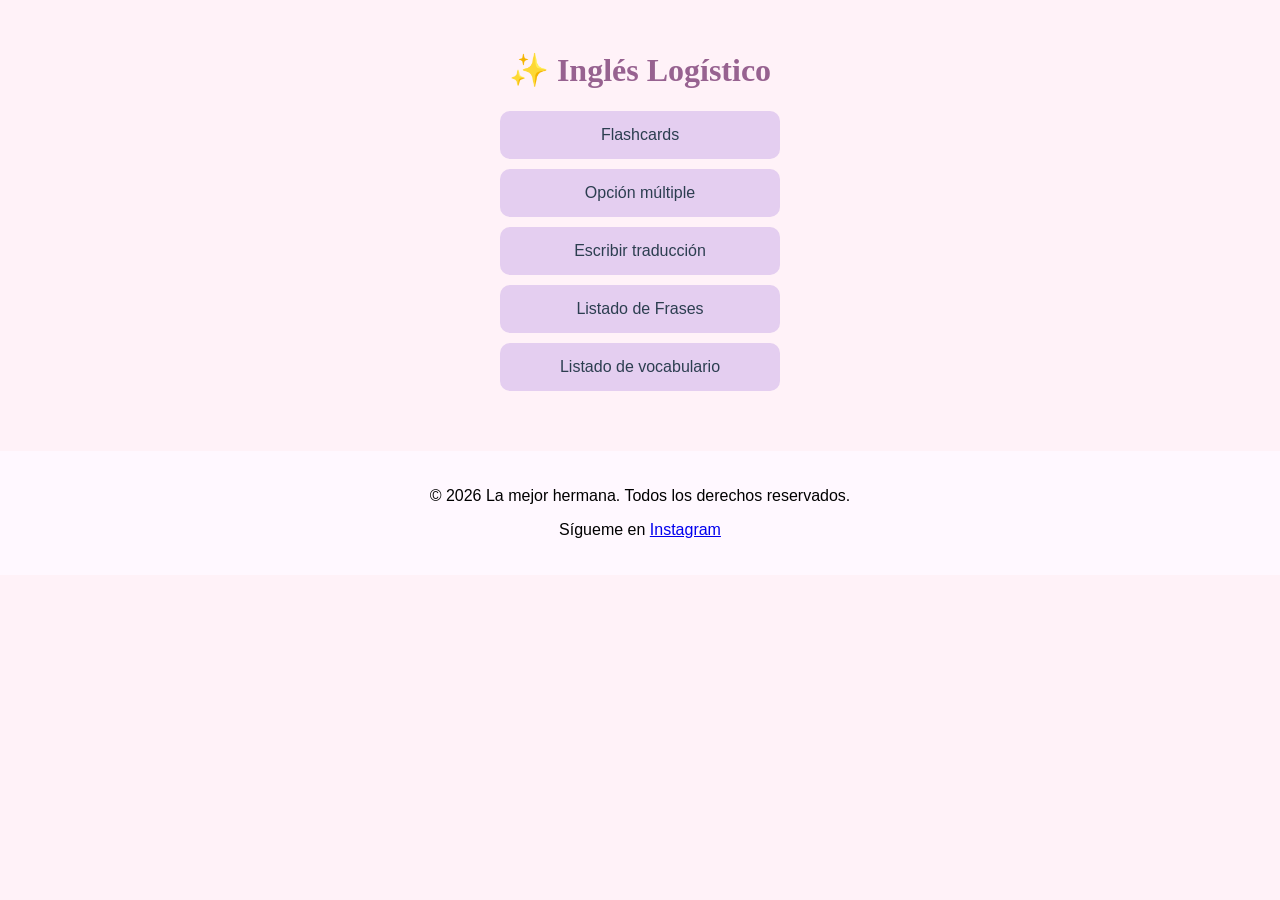
<file: index.html>
<!DOCTYPE html>
<html>
<head>
    <title>Flashcards Inglés</title>
    <meta name="viewport" content="width=device-width, initial-scale=1.0">
    <link rel="stylesheet" href="static\style.css">
</head>
<body class="index">

<div class="container">

    <h1 class="title_index">✨ Inglés Logístico</h1>

    <a class="btn" href="flashcards.html">Flashcards</a>

    <a class="btn" href="multiple_choice.html">Opción múltiple</a>

    <a class="btn" href="translate.html">Escribir traducción</a>

    <a class="btn" href="frases.html">Listado de Frases</a>

    <a class="btn" href="vocabulario.html">Listado de vocabulario</a>

</div>

<footer>
    <p>&copy; 2026 La mejor hermana. Todos los derechos reservados.</p>
    <p>
        Sígueme en 
        <a href="https://instagram.com/Ariianamicaelat" target="_blank" rel="noopener noreferrer">Instagram</a>
    </p>
</footer>


</body>
</html>
</file>
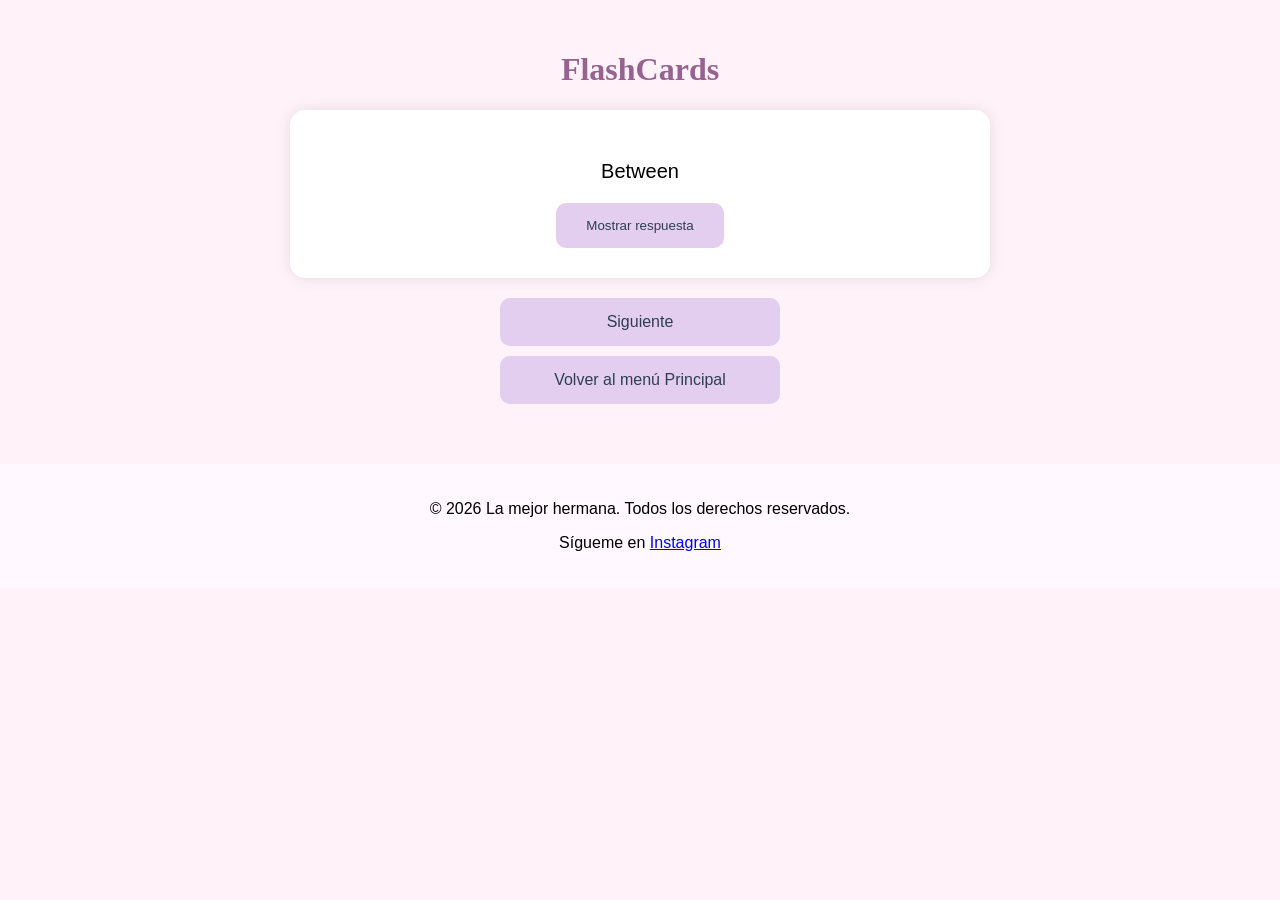
<file: flashcards.html>
<!DOCTYPE html>
<html>
<head>
    <title>Flashcards</title>
    <meta name="viewport" content="width=device-width, initial-scale=1.0">
    <link rel="stylesheet" href="static/style.css">
    <script defer src="js/flashcards.js"></script>
</head>
<body class='flashcards'>

<div class="container">

    <h1 class="title_flashcard">FlashCards </h1>

    <div class="card">

        <p class="english_flashcard" id="english"></p>
        
        <button class="btn_flashcard" onclick="mostrar()">
            Mostrar respuesta
        </button>

        <p class="spanish_flashcard" id="respuesta" style="display:none"></p>

    </div>

    <a class="btn" style="cursor: pointer;" onclick="location.reload()">
        Siguiente
    </a>

    <!-- Botón para volver al menú principal -->
    <a class="btn" href="index.html" >
        Volver al menú Principal
    </a>

</div>

<footer>
    <p>&copy; 2026 La mejor hermana. Todos los derechos reservados.</p>
    <p>
        Sígueme en 
        <a href="https://instagram.com/Ariianamicaelat" target="_blank" rel="noopener noreferrer">Instagram</a>
    </p>
</footer>

<script>

function mostrar() {
    document.getElementById("respuesta").style.display = "block";
}

</script>
</body>

</html>
</file>
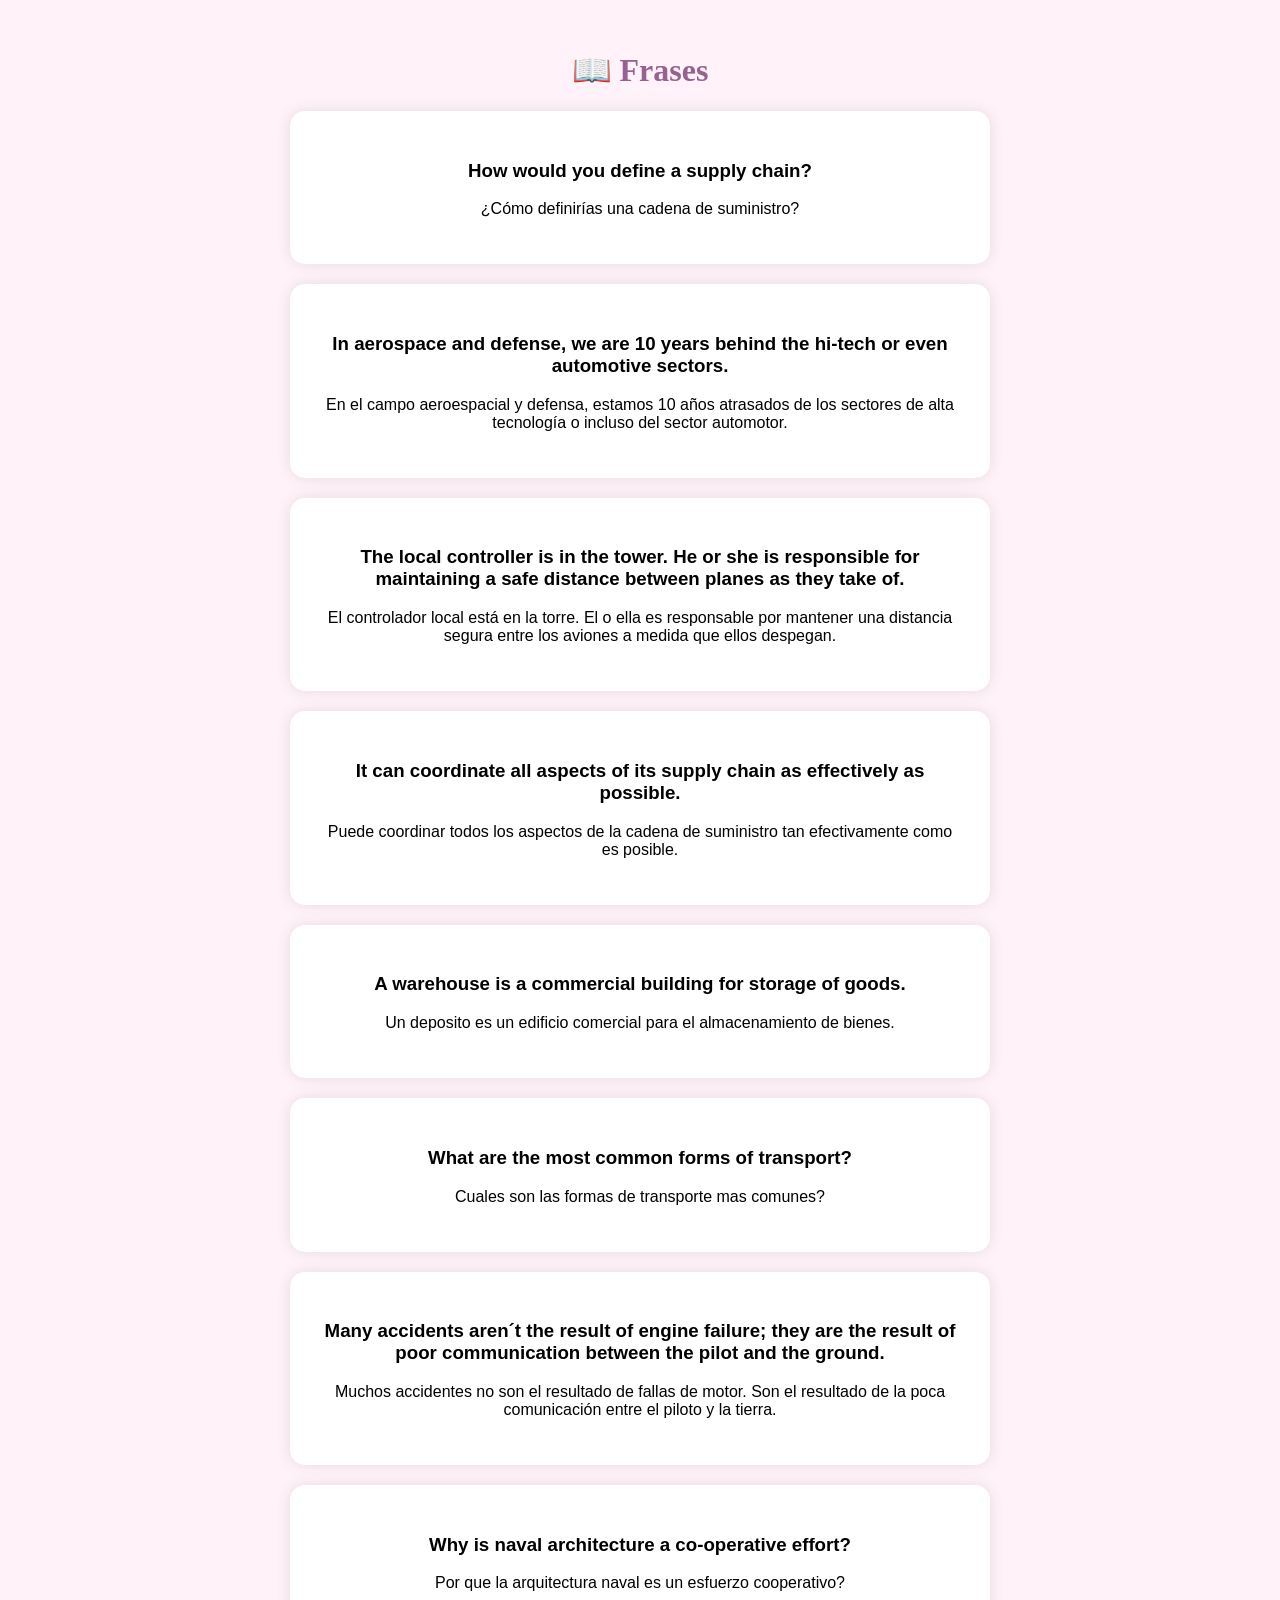
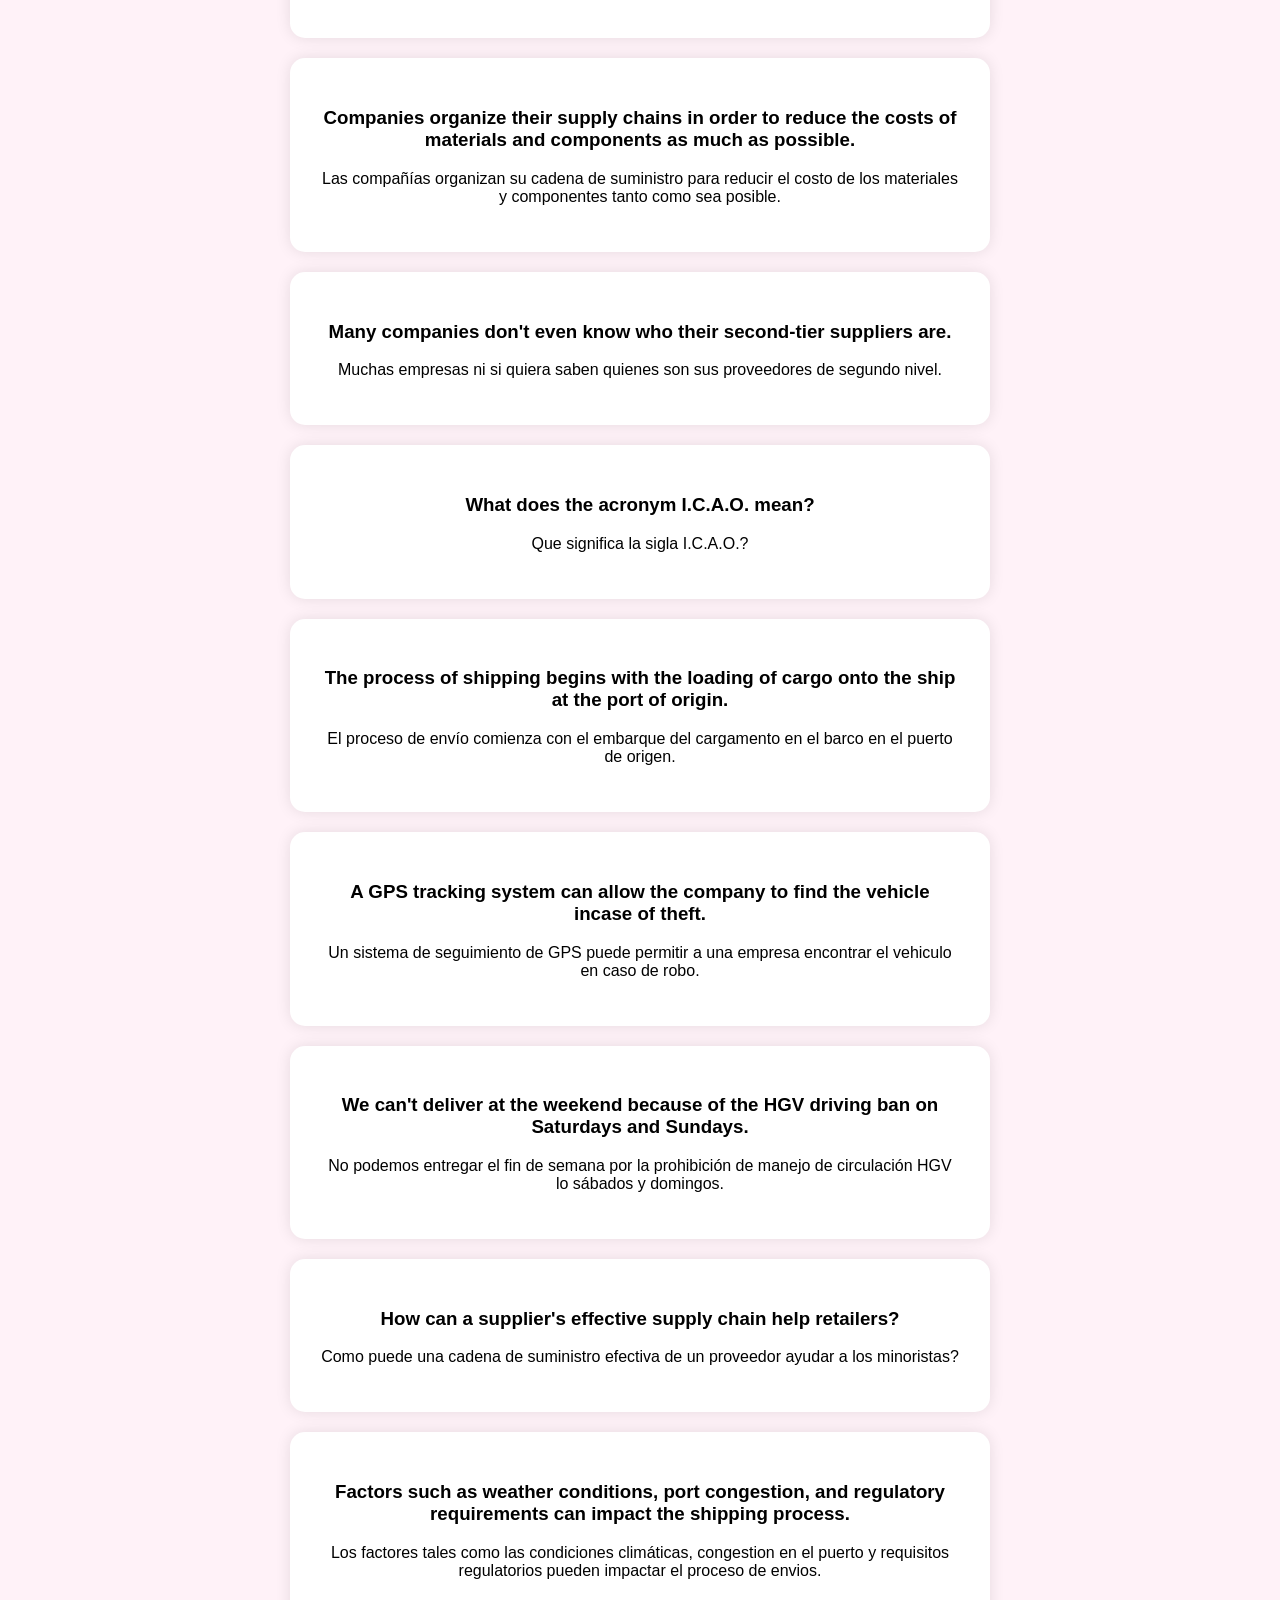
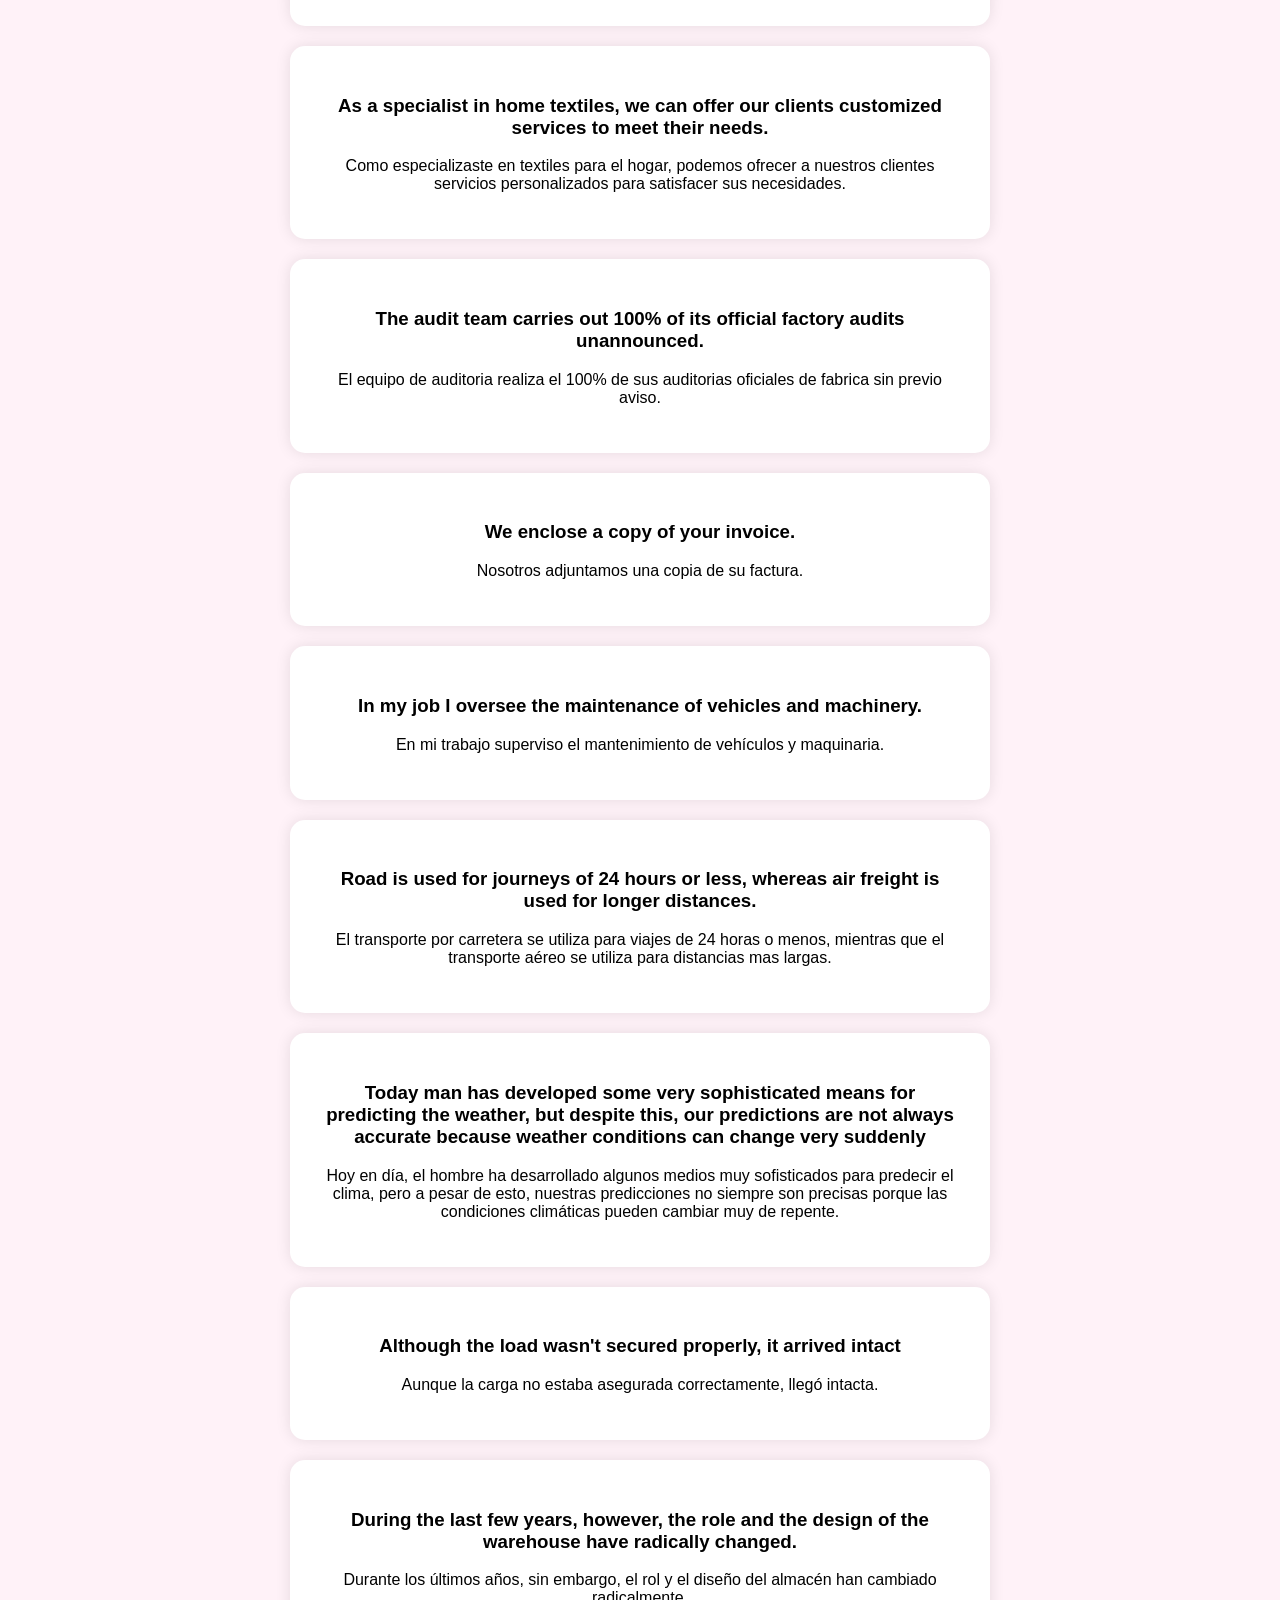
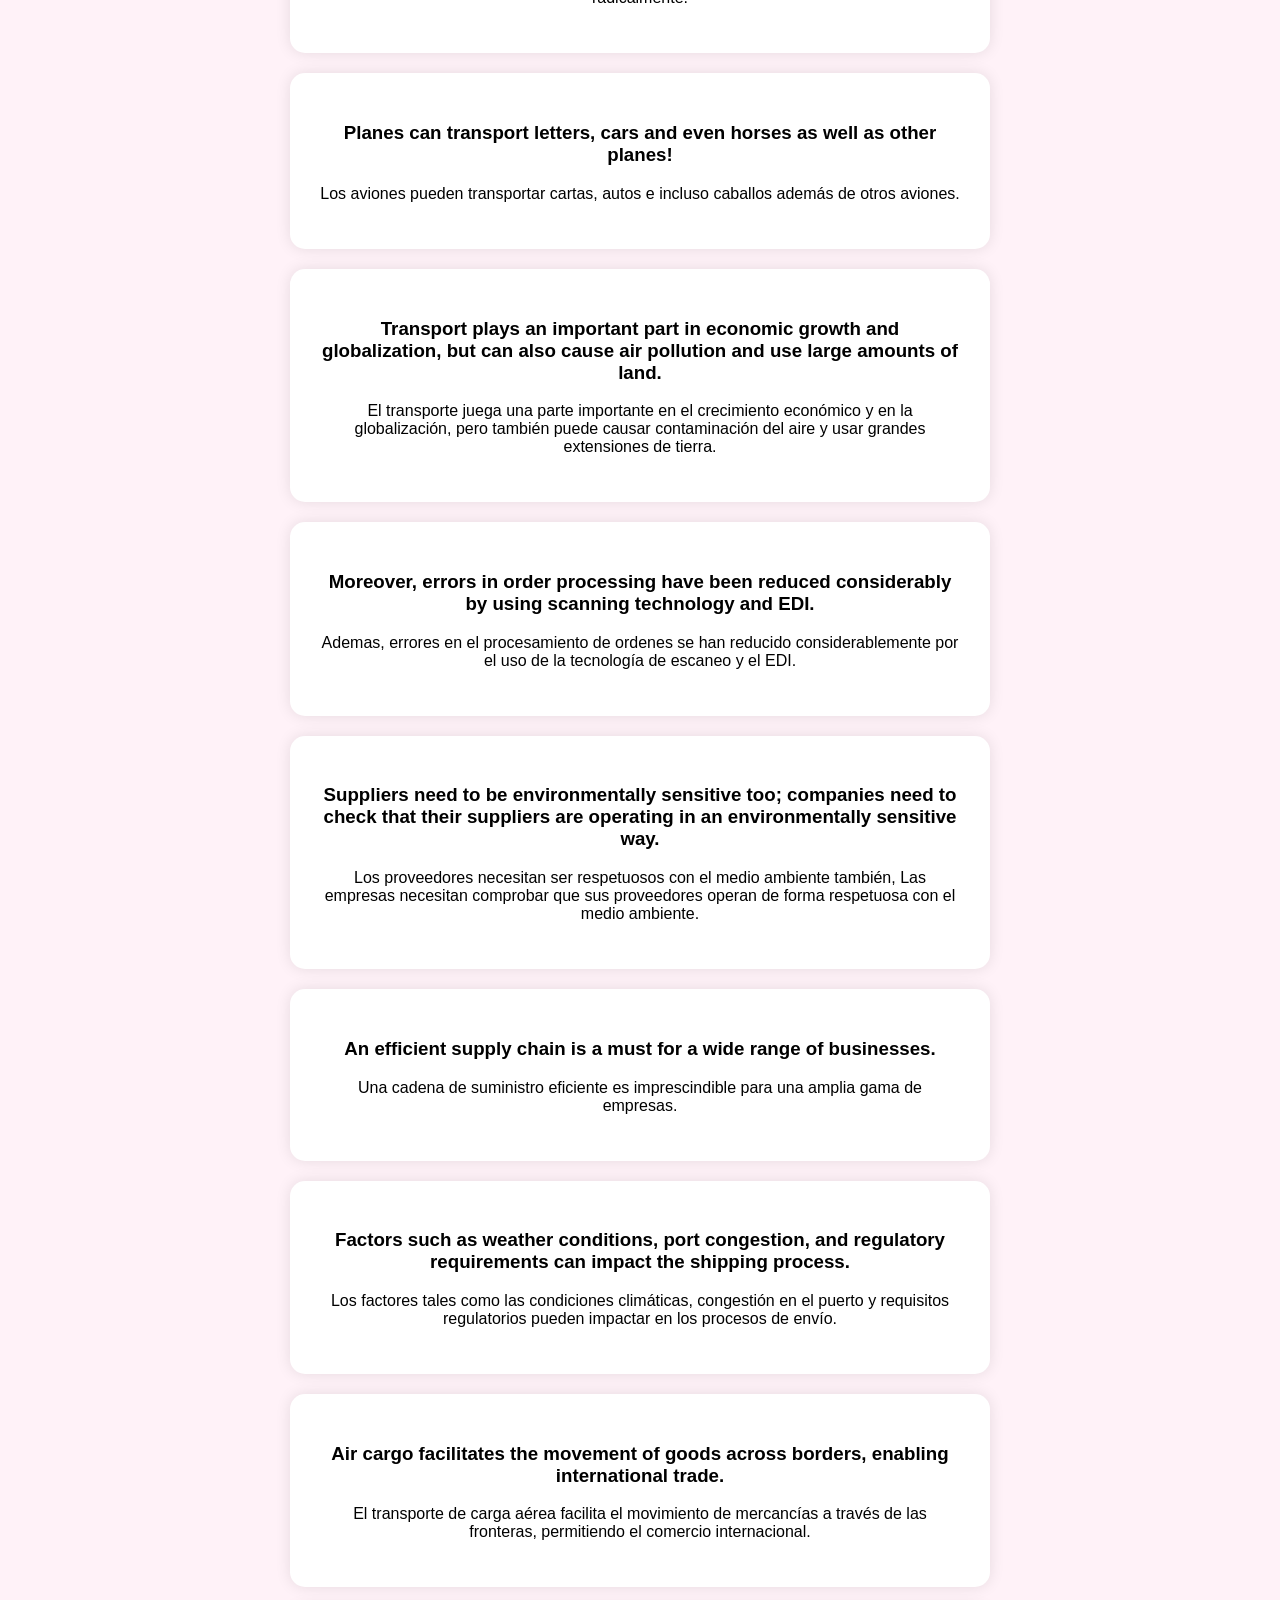
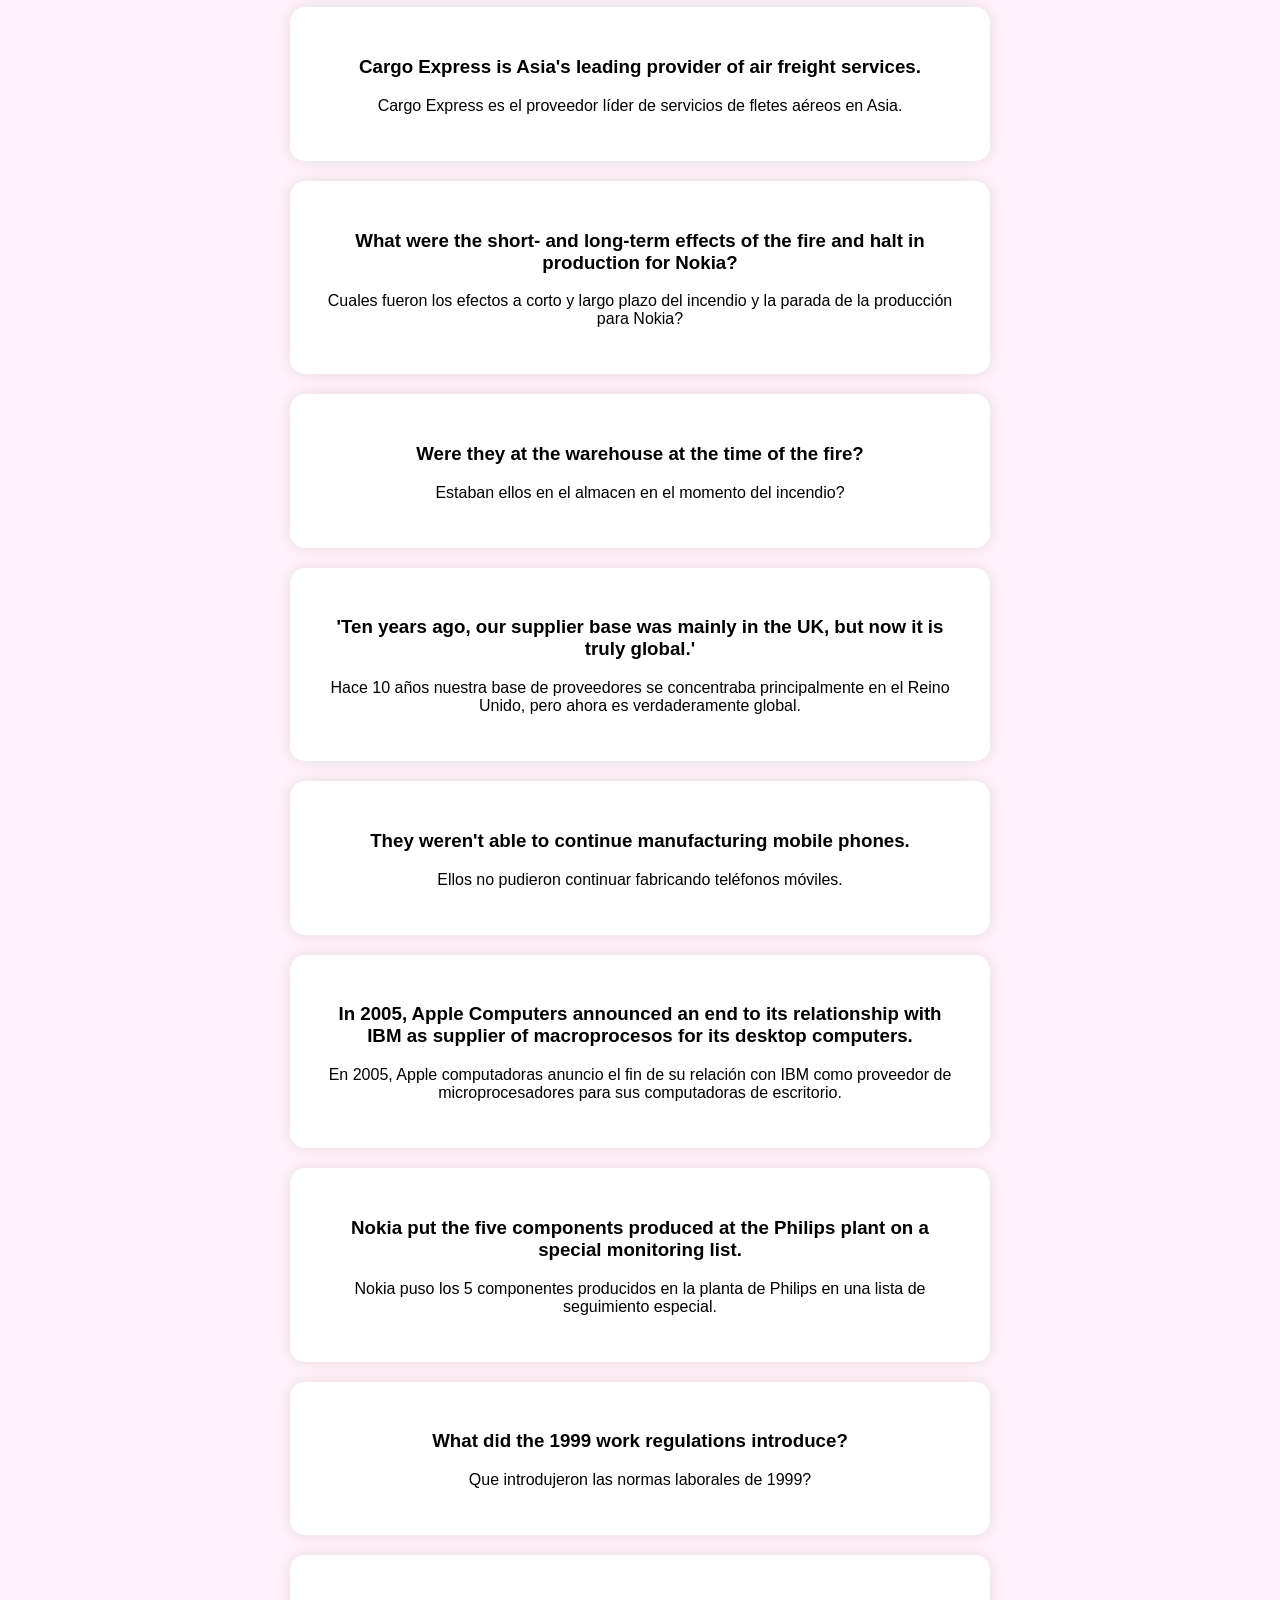
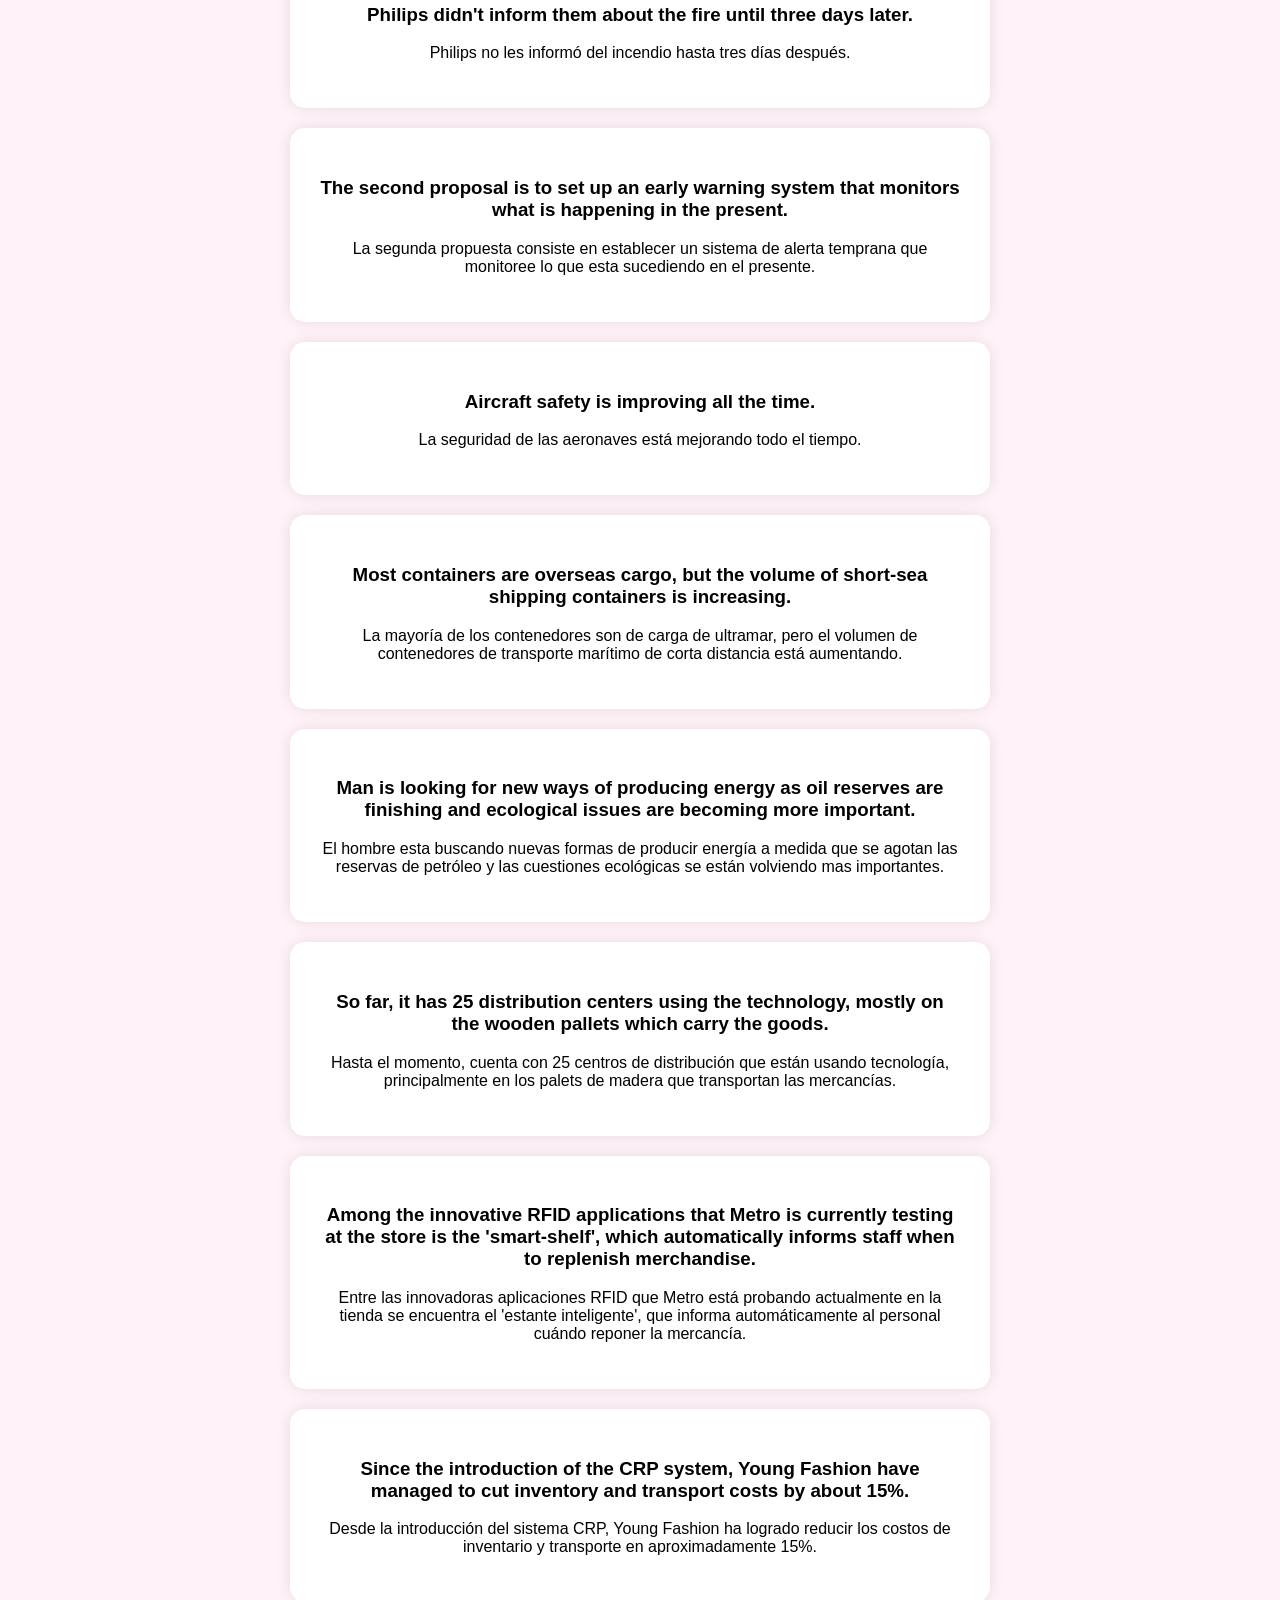
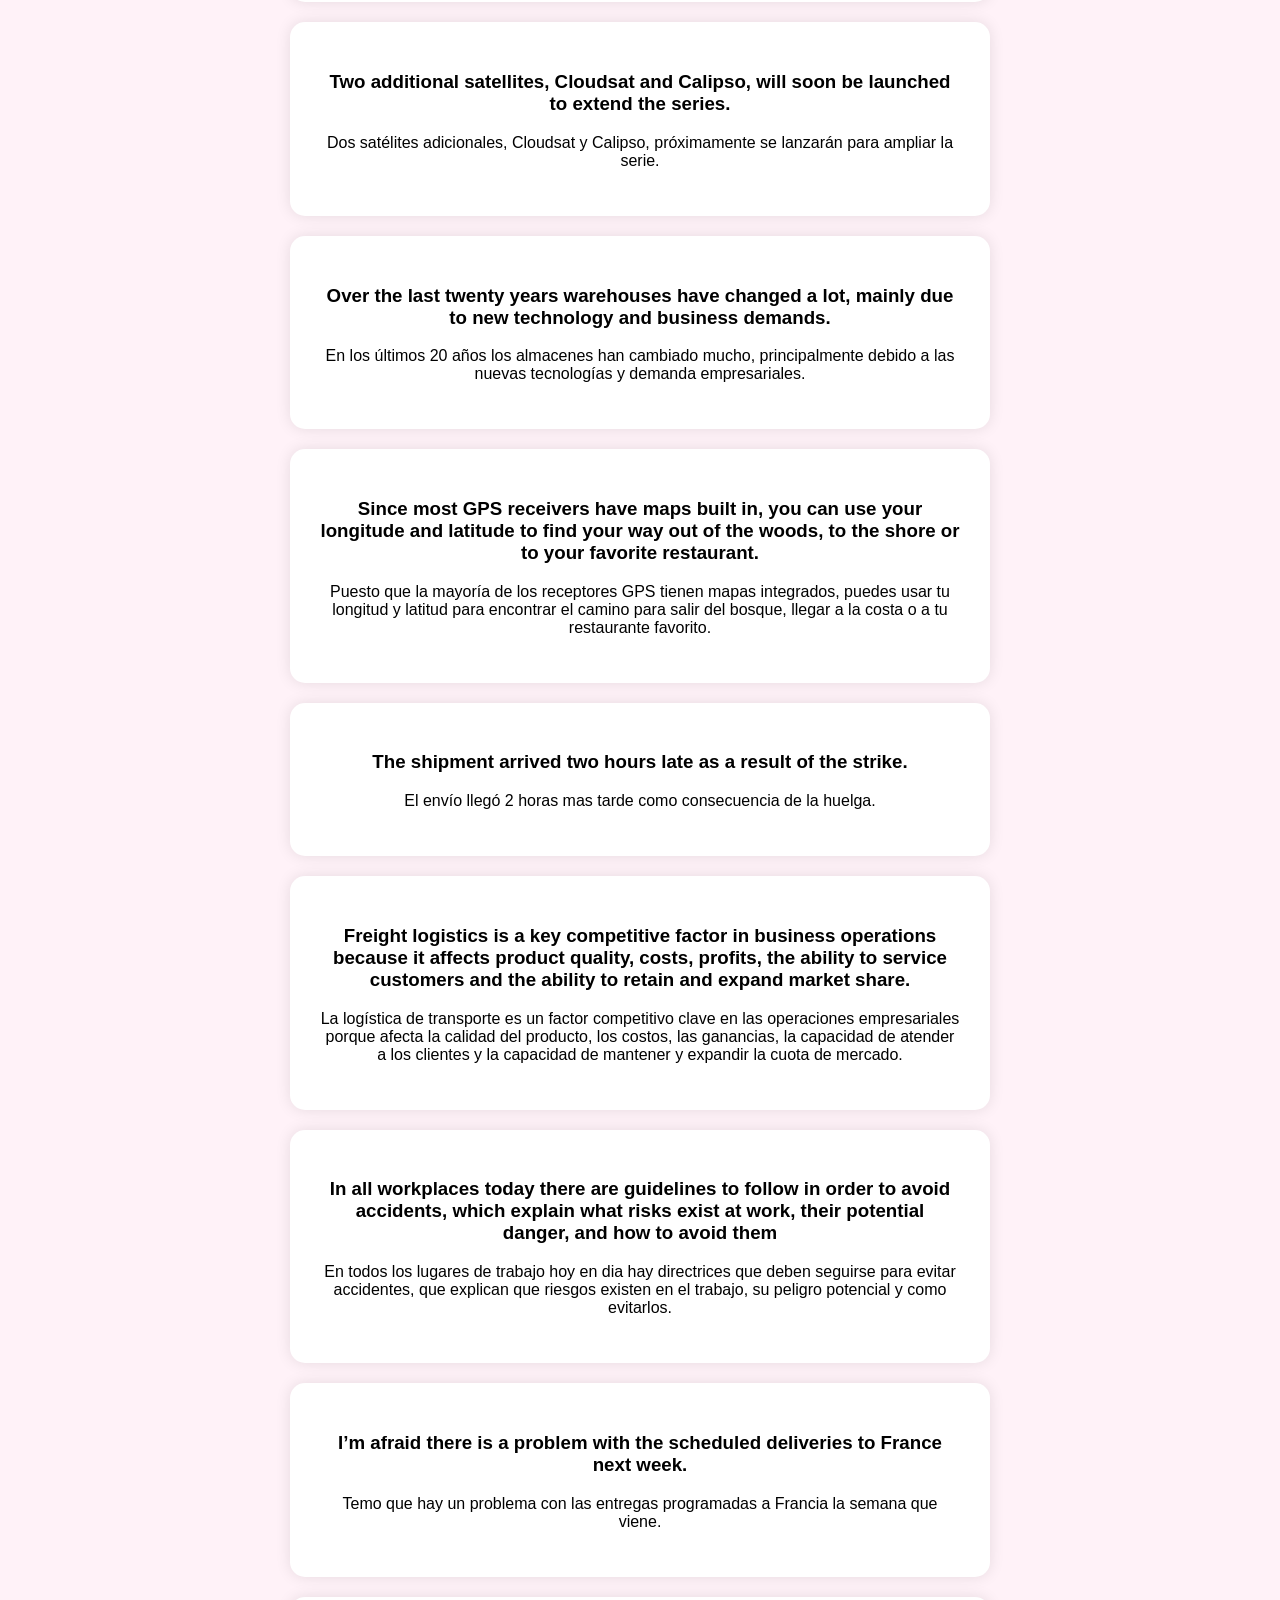
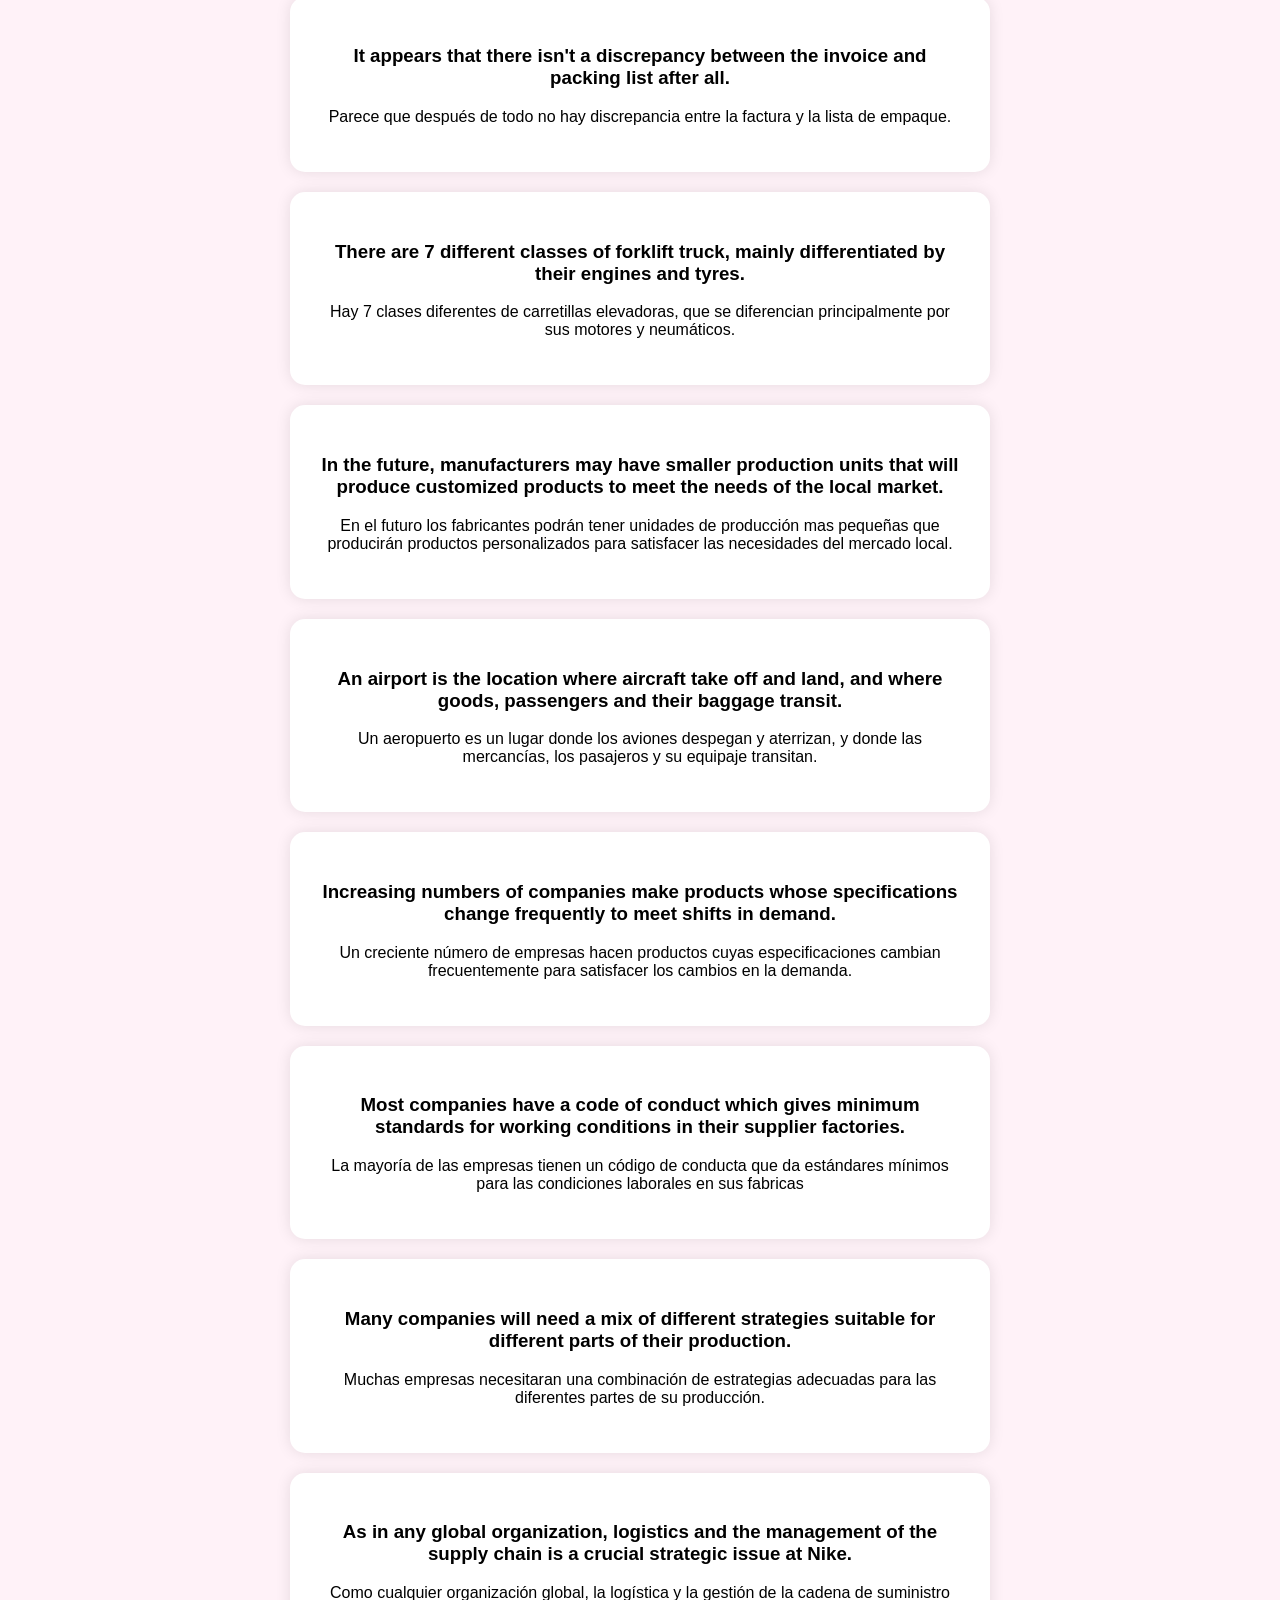
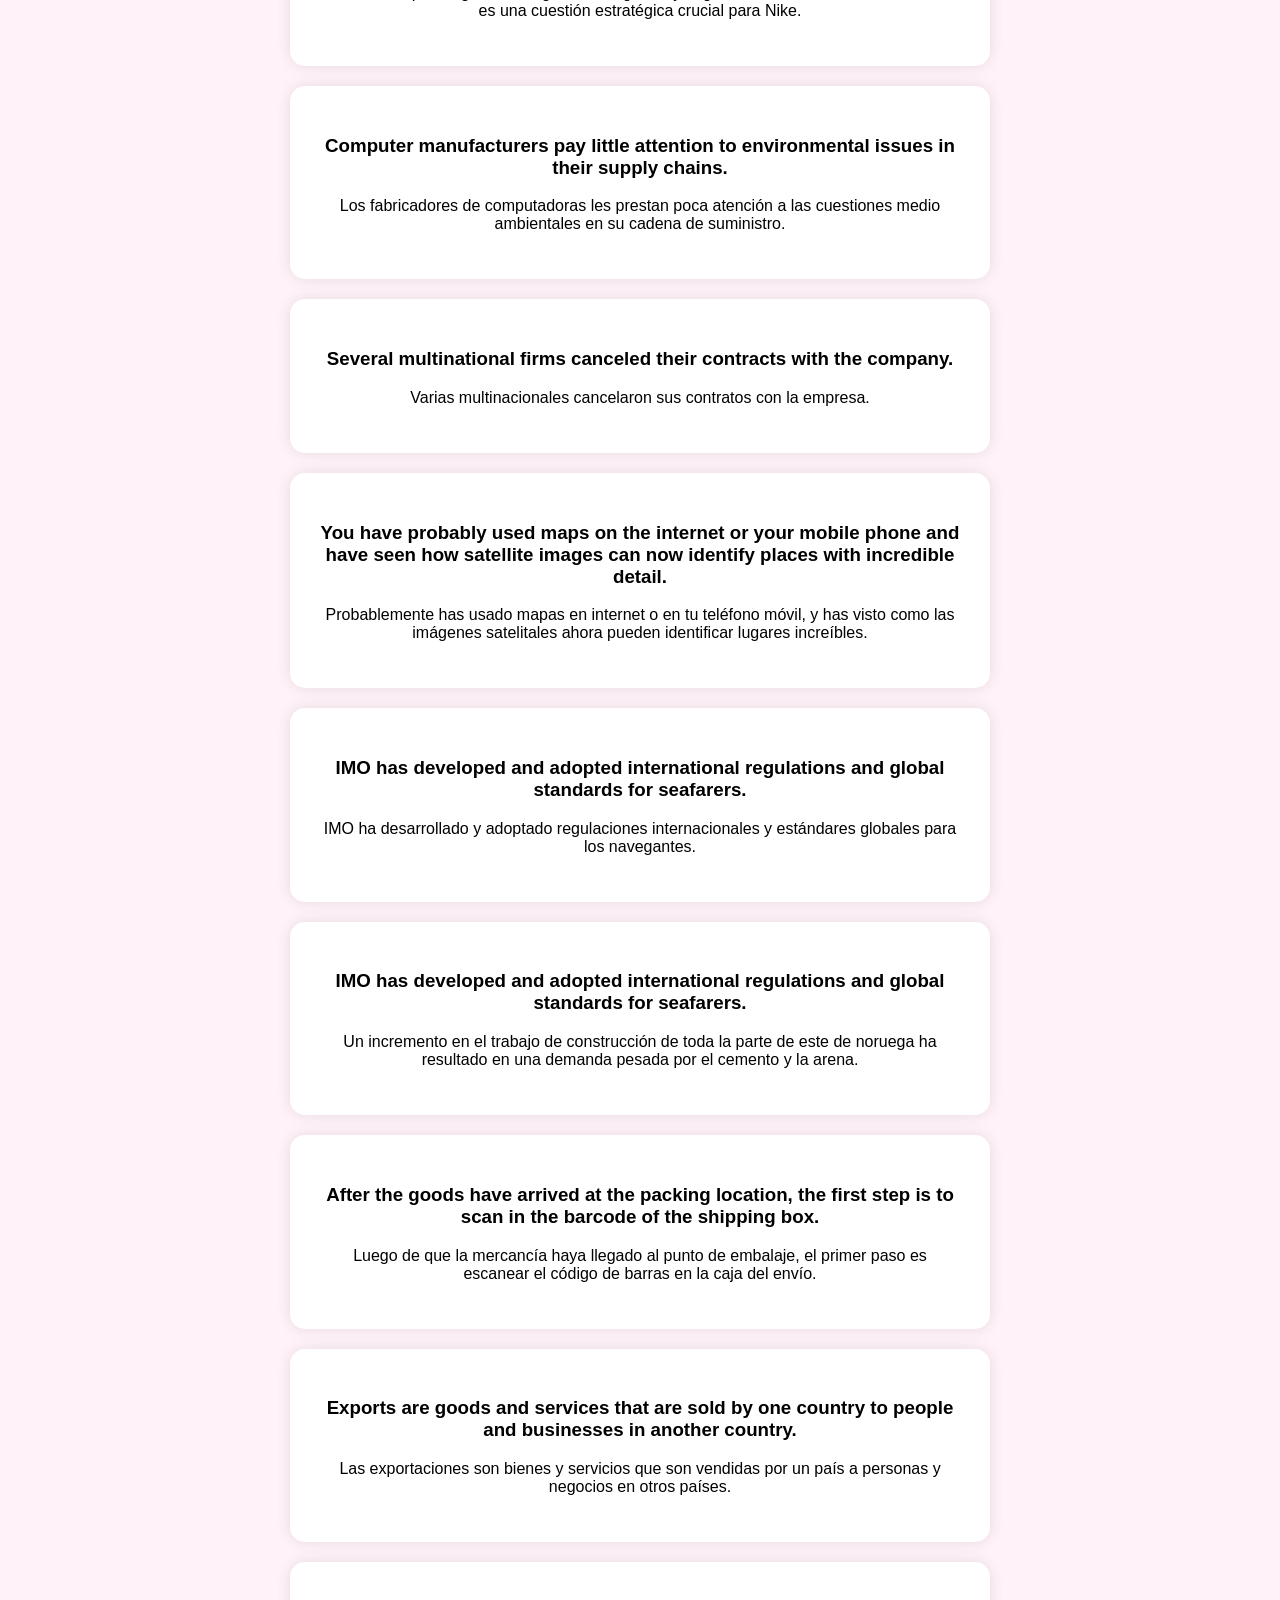
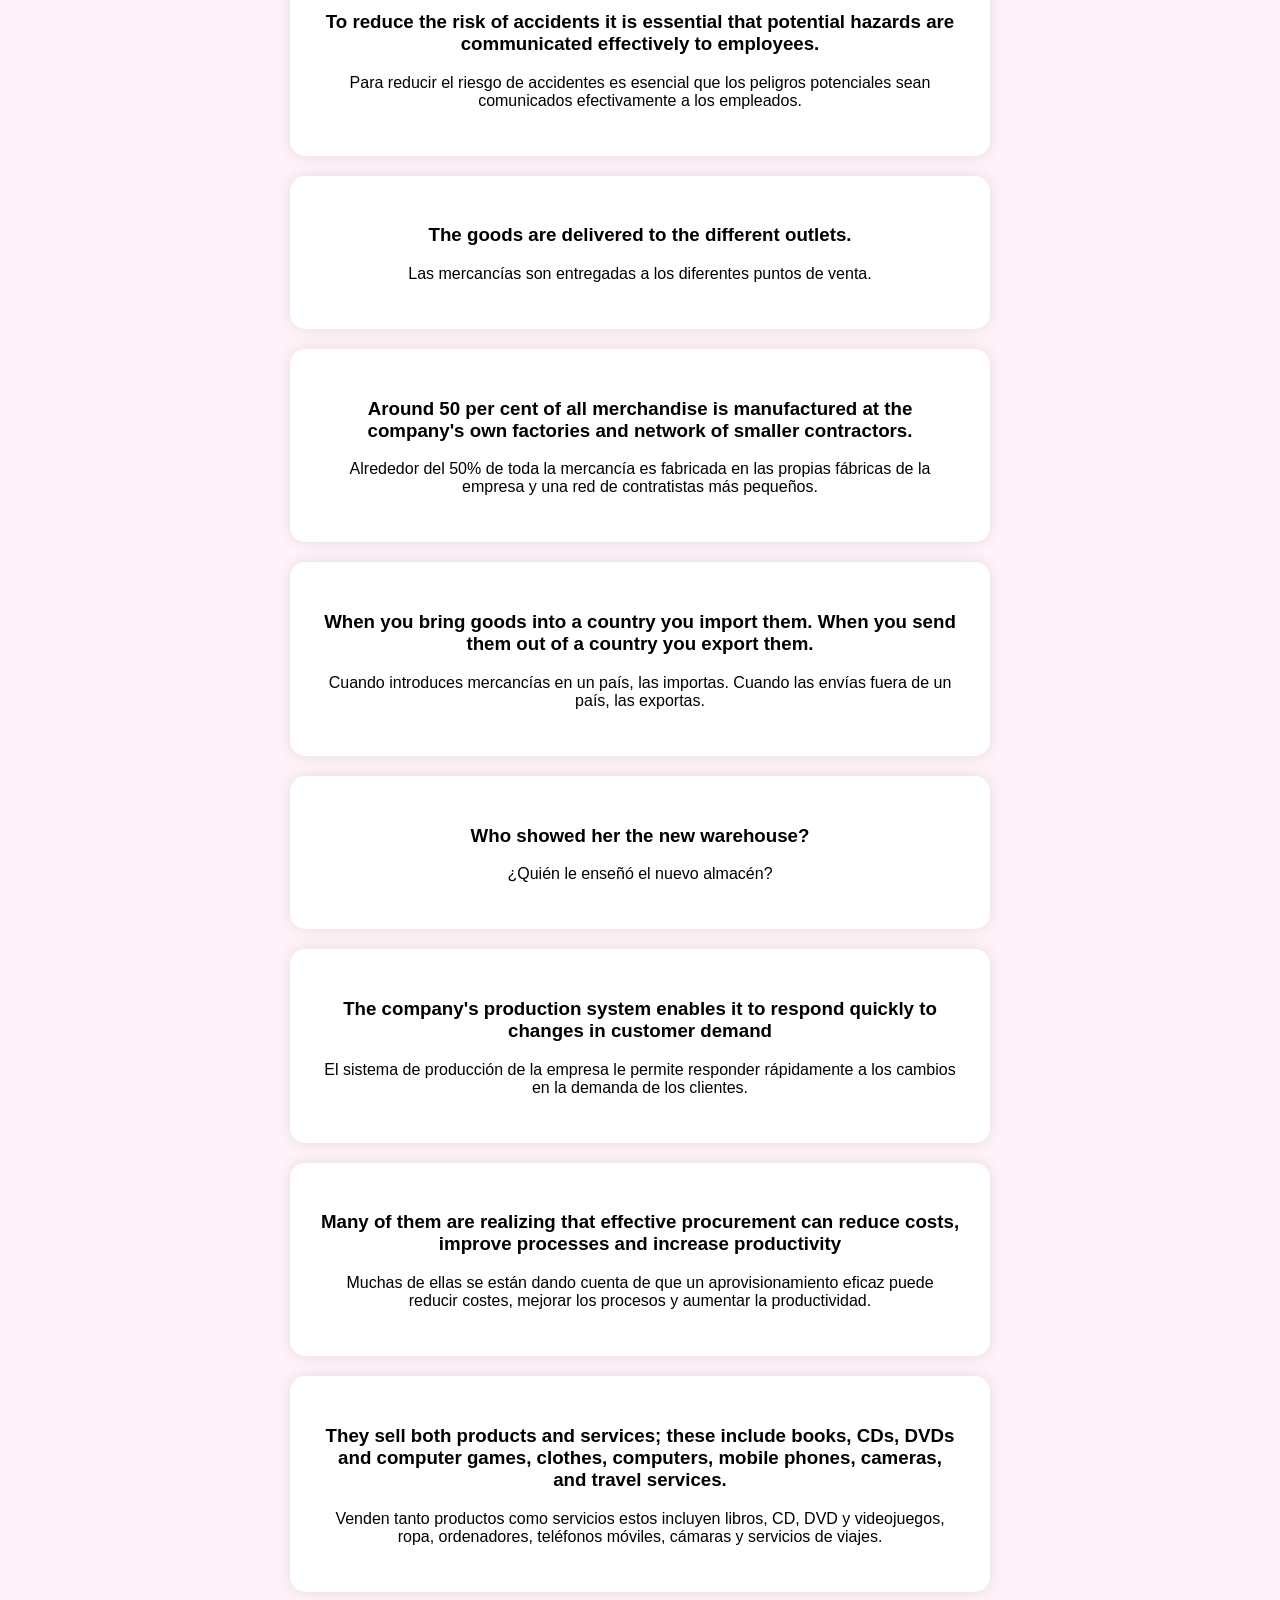
<file: frases.html>
<!DOCTYPE html>
<html lang="es">
<head>
    <meta charset="UTF-8">
    <title>Frases</title>
    <meta name="viewport" content="width=device-width, initial-scale=1.0">

    <link rel="stylesheet" href="static/style.css">
    <script defer src="js/frases.js"></script>
</head>
<body>

<div class="container">

    <h1 class="vocabulary_title">📖 Frases</h1>

    <div id="frases-container"></div>

    <a class="btn" href="index.html">
        Volver al menú Principal
    </a>

</div>

</body>
</html>
</file>
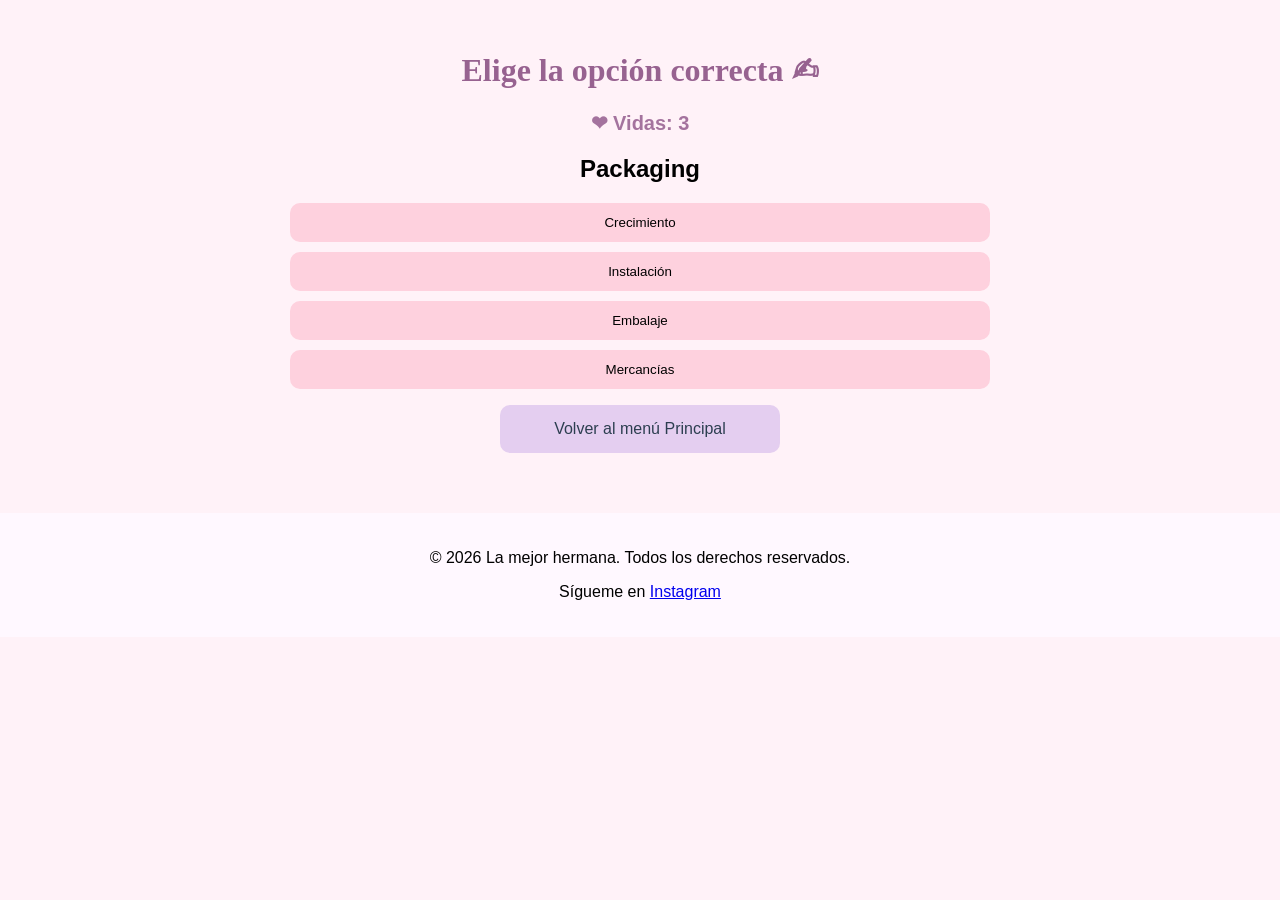
<file: multiple_choice.html>
<!DOCTYPE html>
<html>
<head>
    <title>Opción múltiple</title>
    <meta name="viewport" content="width=device-width, initial-scale=1.0">
    <link rel="stylesheet" href="static/style.css">
    <script defer src="js/multiple_choice.js"></script>
</head>
<body class="multiple">

<div class="container">

    <h1 class="title_multiple_choice">Elige la opción correcta ✍︎</h1>

    <h3 class="vidas_restantes" id="vidas">❤︎ Vidas: 5</h3>

    <h2 id="english"></h2>

    <div id="options"></div>

    <p id="resultado"></p>

    <button class="siguiente_multiple" id="siguiente">
        Siguiente palabra
    </button>

    <!-- Botón para volver al menú principal -->
    <a href="index.html" class="btn">
        Volver al menú Principal
    </a>

</div>

<footer>
    <p>&copy; 2026 La mejor hermana. Todos los derechos reservados.</p>
    <p>
        Sígueme en 
        <a href="https://instagram.com/Ariianamicaelat" target="_blank" rel="noopener noreferrer">Instagram</a>
    </p>
</footer>

</body>
</html>
</file>
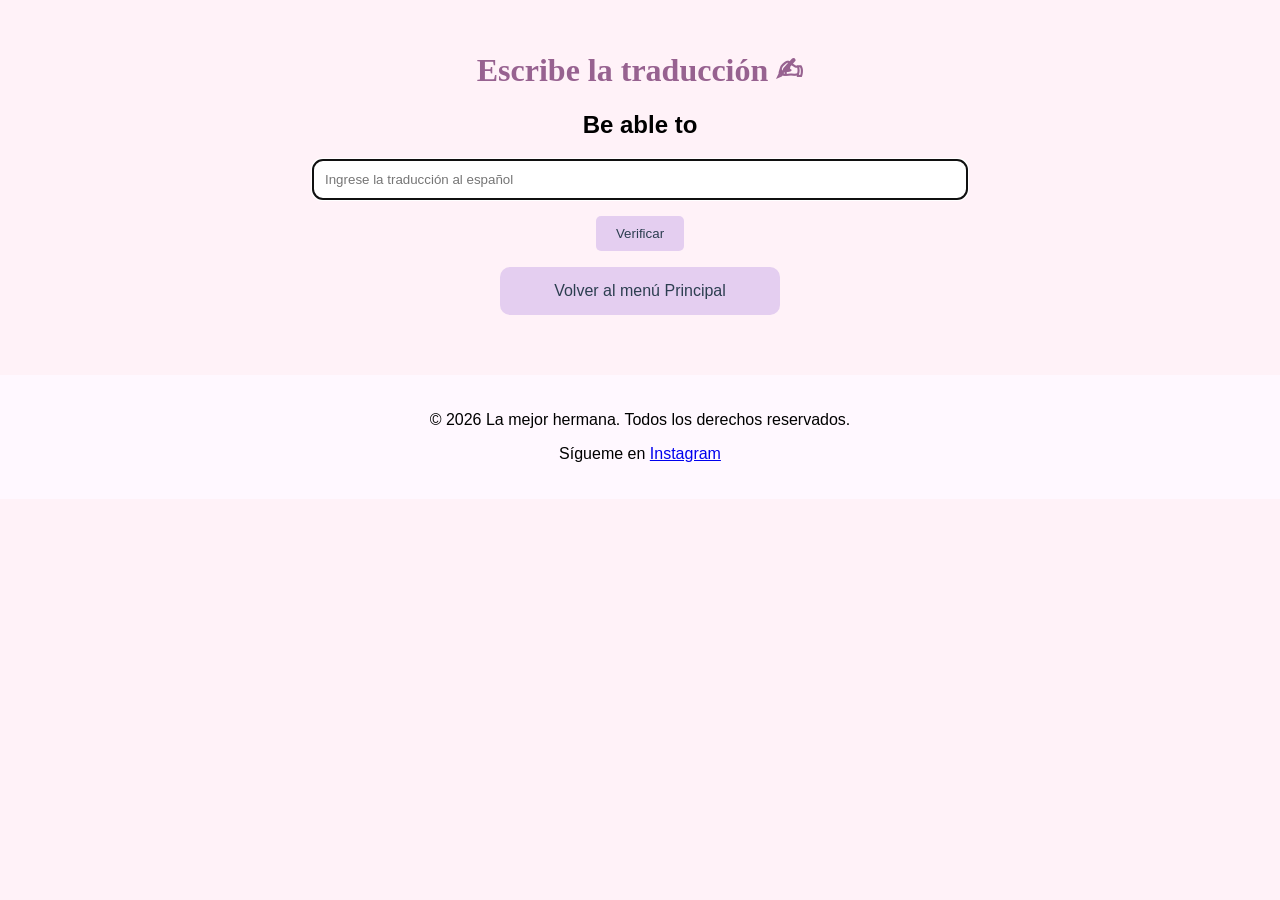
<file: translate.html>
<!DOCTYPE html>
<html lang="es">
<head>
    <meta charset="UTF-8">
    <title>Traducir</title>
    <meta name="viewport" content="width=device-width, initial-scale=1.0">

    <link rel="stylesheet" href="static/style.css">
    <script defer src="js/translate.js"></script>
</head>
<body class="translate">

<div class="container">

    <h1 class="title_translate">Escribe la traducción ✍︎</h1>

    <h2 id="english"></h2>

    <input
        type="text"
        id="respuesta"
        placeholder="Ingrese la traducción al español"
        autofocus>

    <p></p>

    <button id="verificar" class="btn_verificar">
        Verificar
    </button>

    <p id="resultado"></p>

    <button
        id="siguiente"
        class="btn_verificar"
        style="display:none;">
        Siguiente palabra
    </button>

    <a href="index.html" class="btn">
        Volver al menú Principal
    </a>

</div>

<footer>
    <p>&copy; 2026 La mejor hermana. Todos los derechos reservados.</p>
    <p>
        Sígueme en
        <a href="https://instagram.com/Ariianamicaelat"
           target="_blank"
           rel="noopener noreferrer">
           Instagram
        </a>
    </p>
</footer>

</body>
</html>
</file>
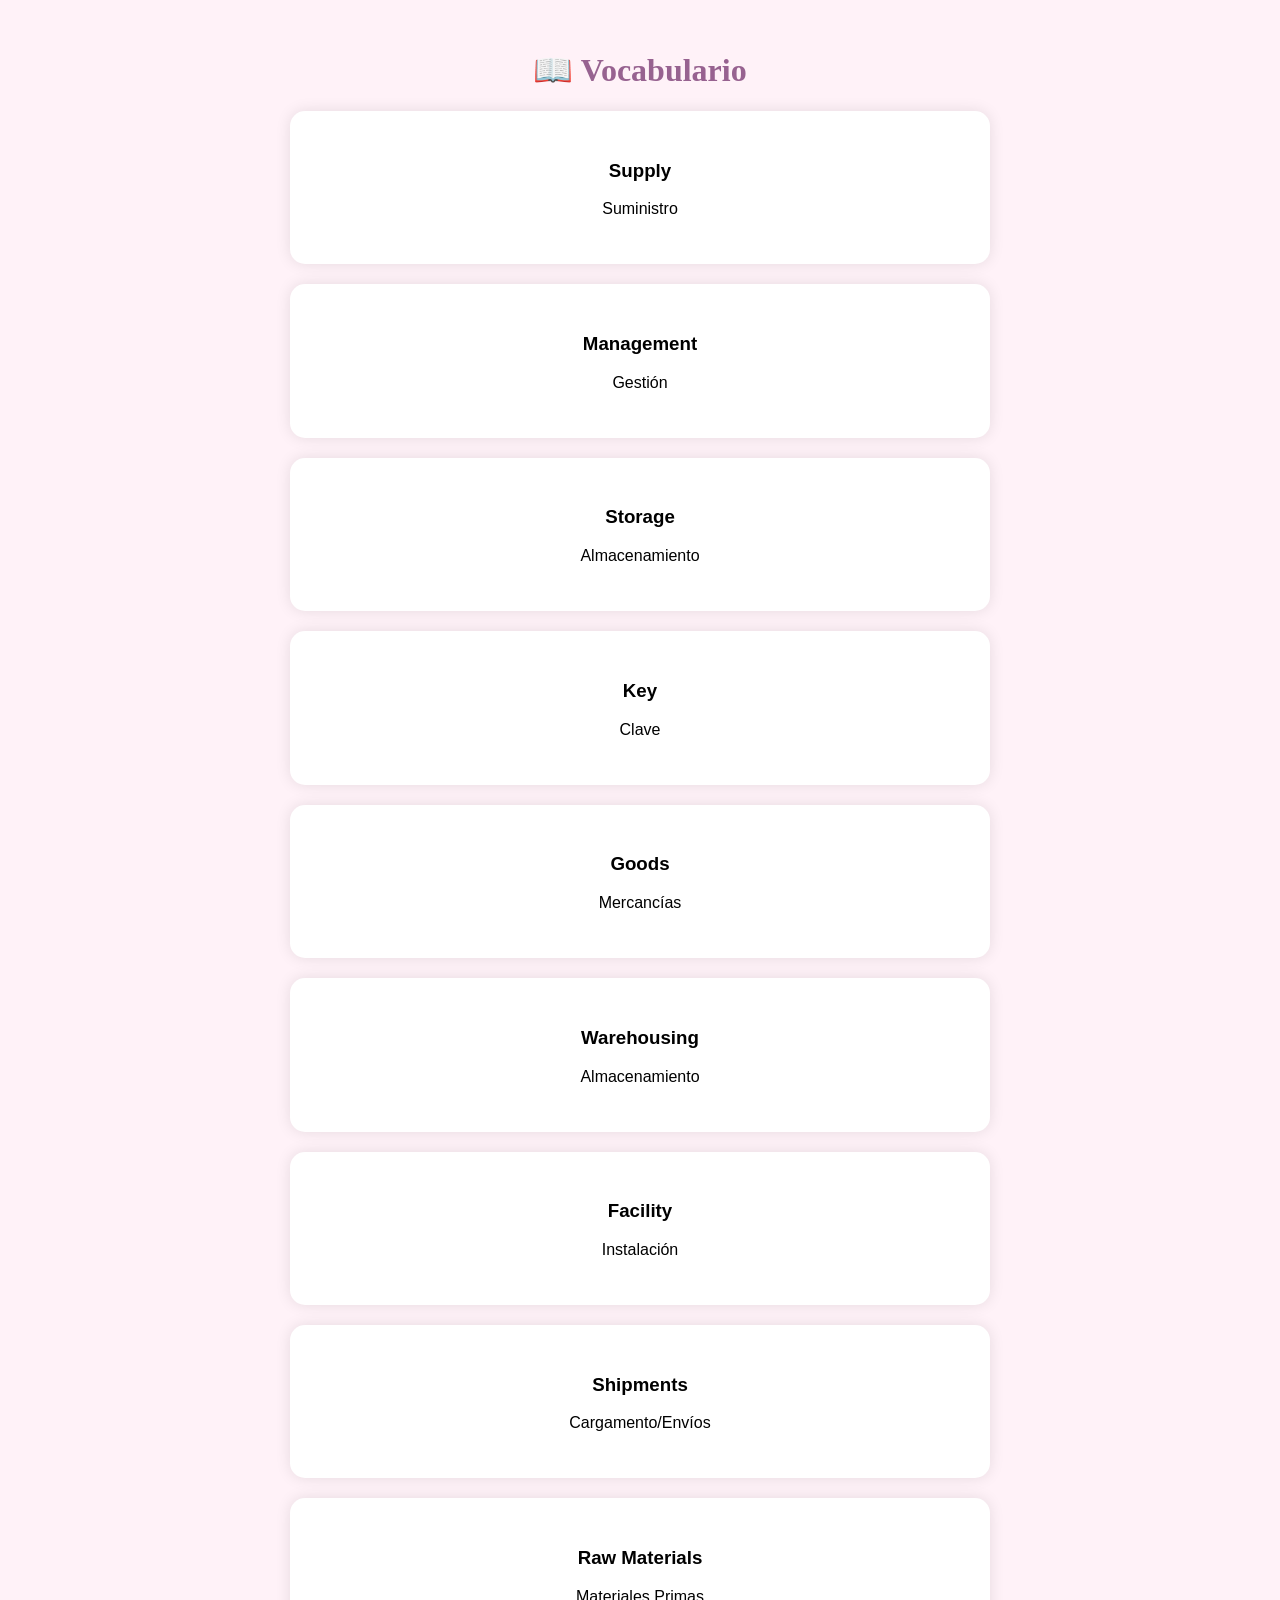
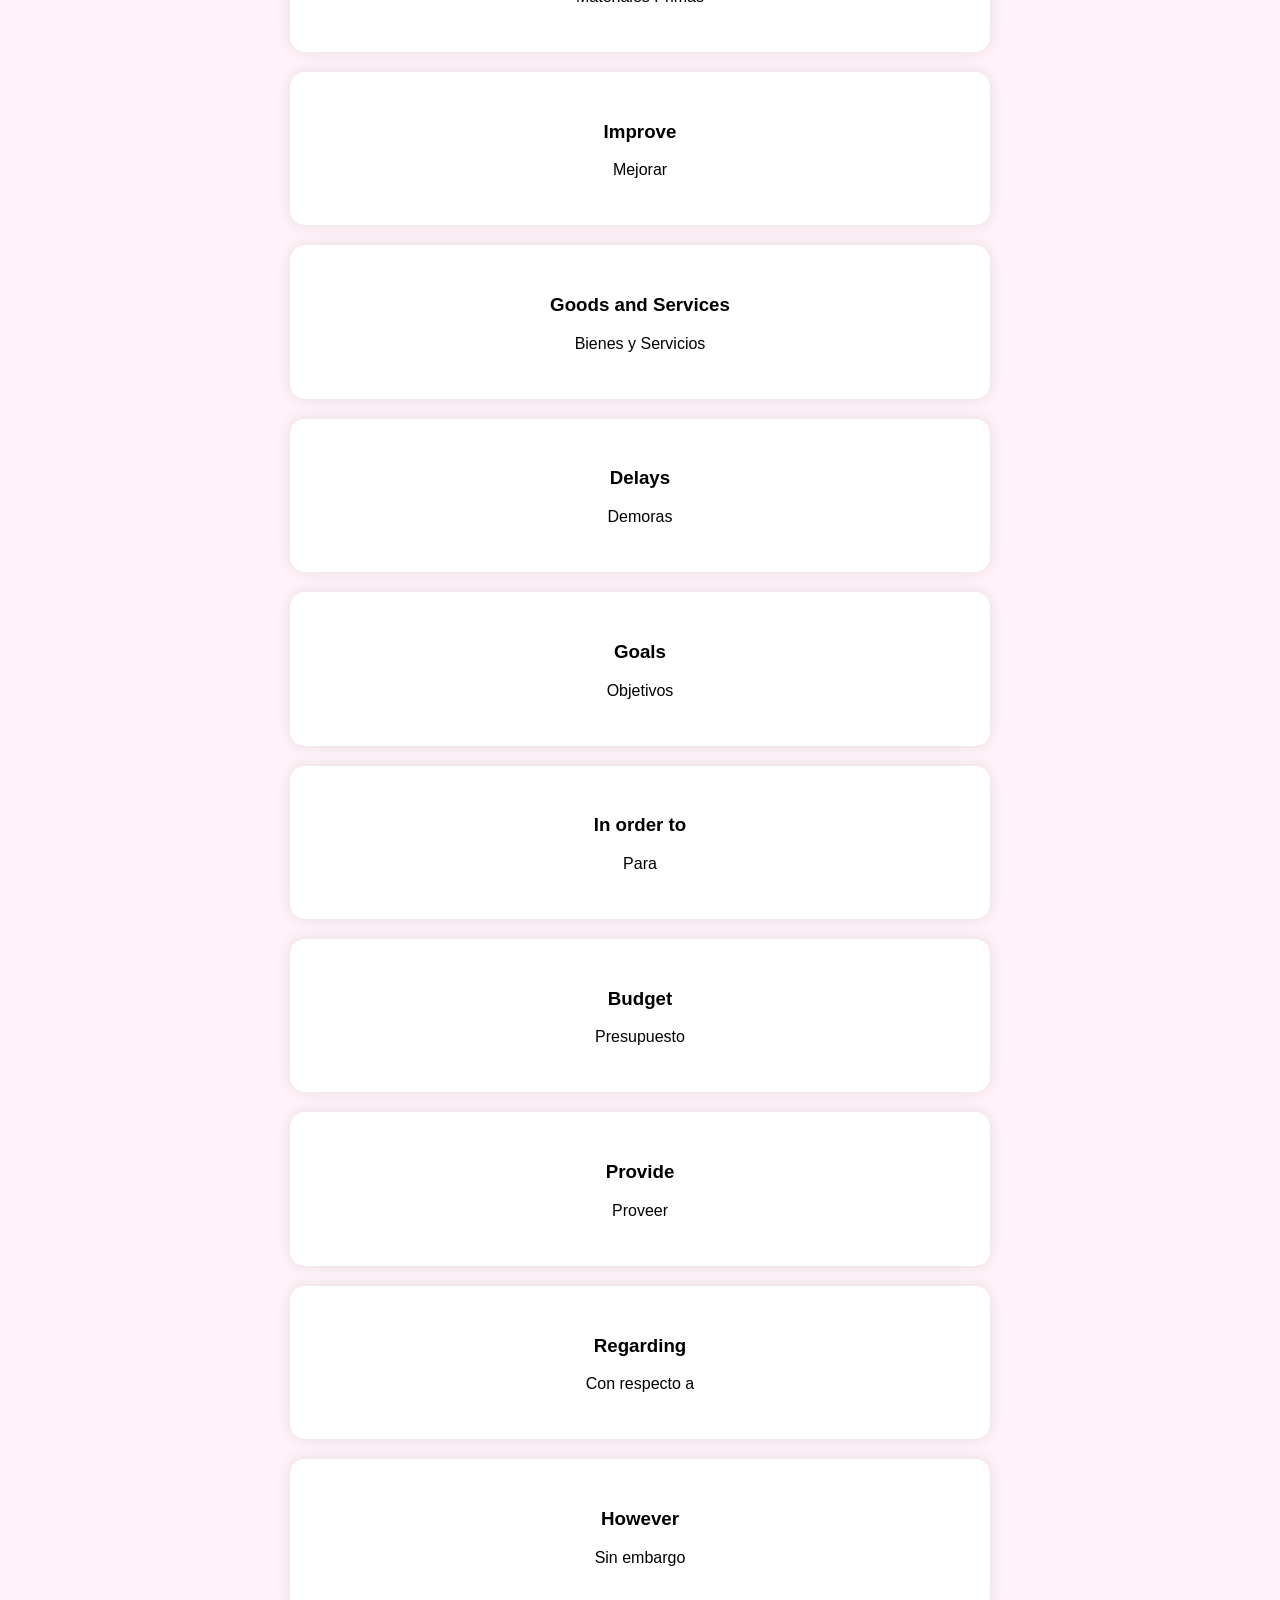
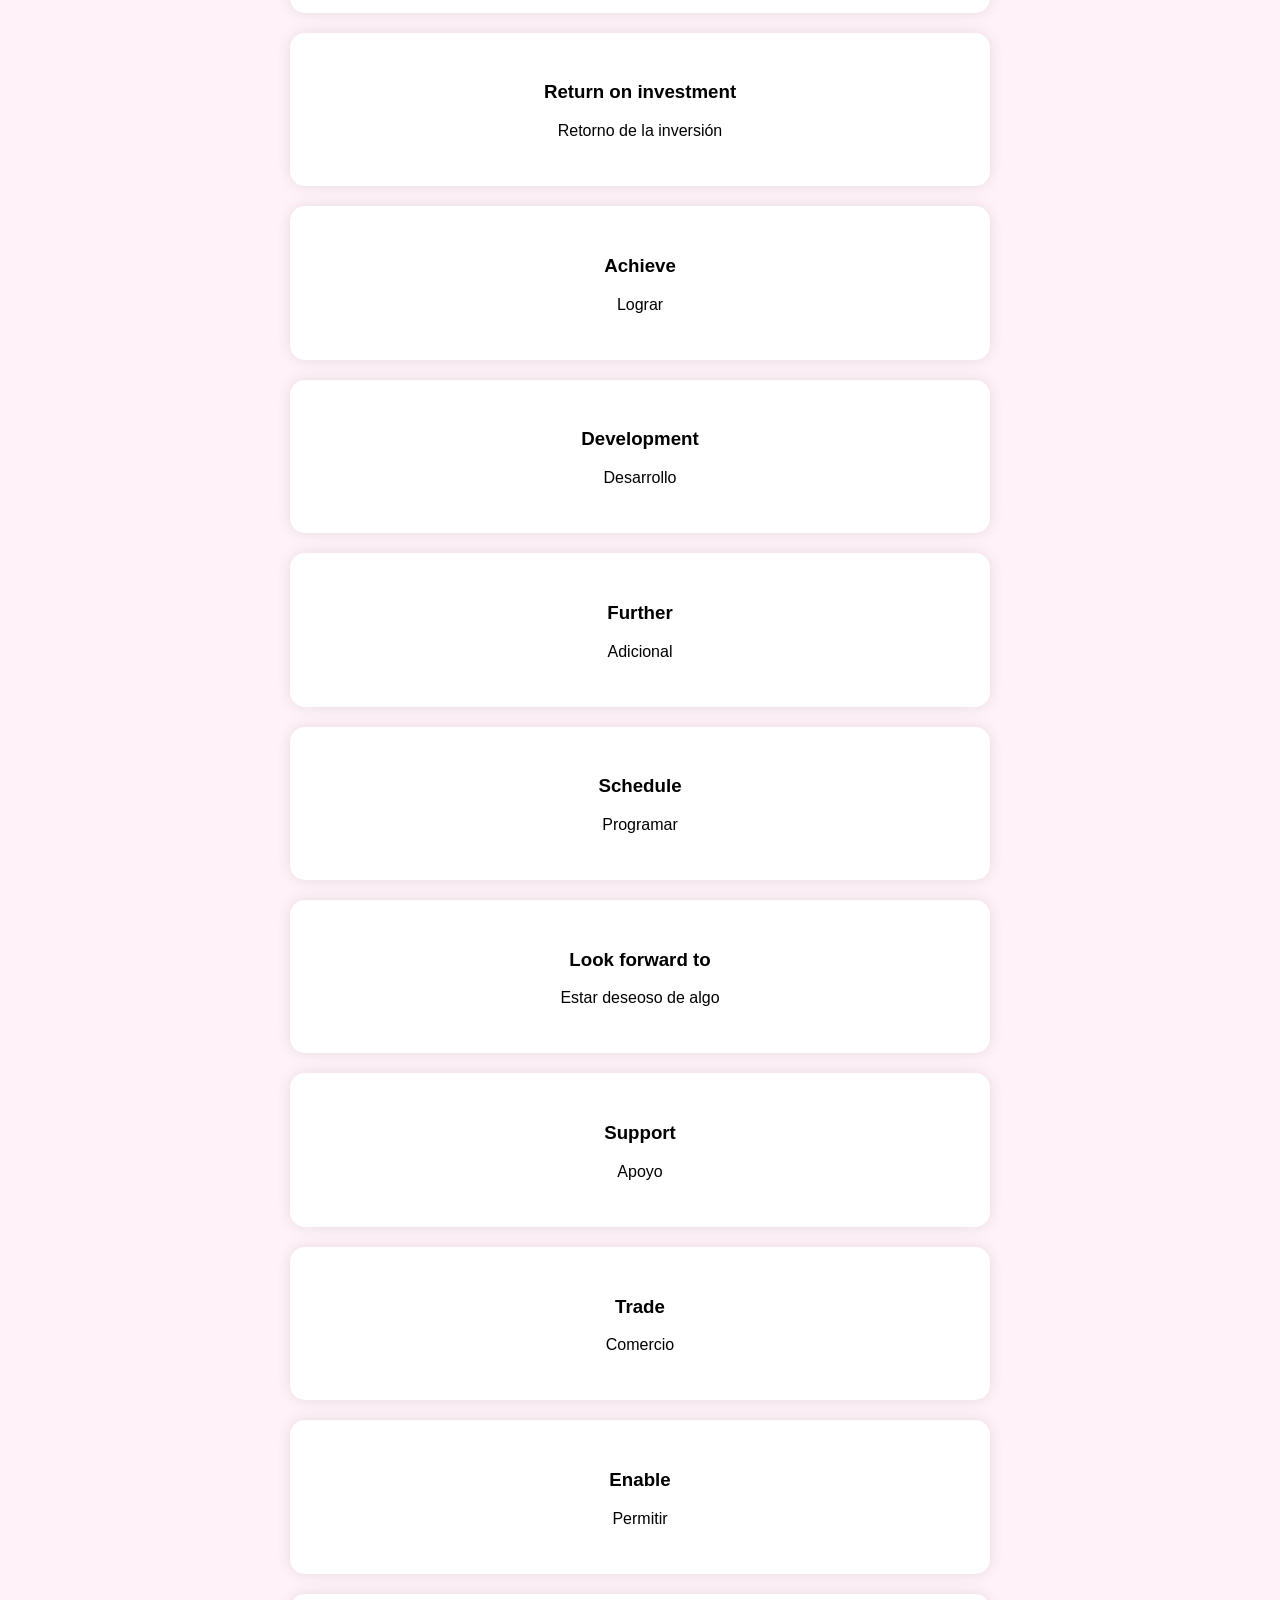
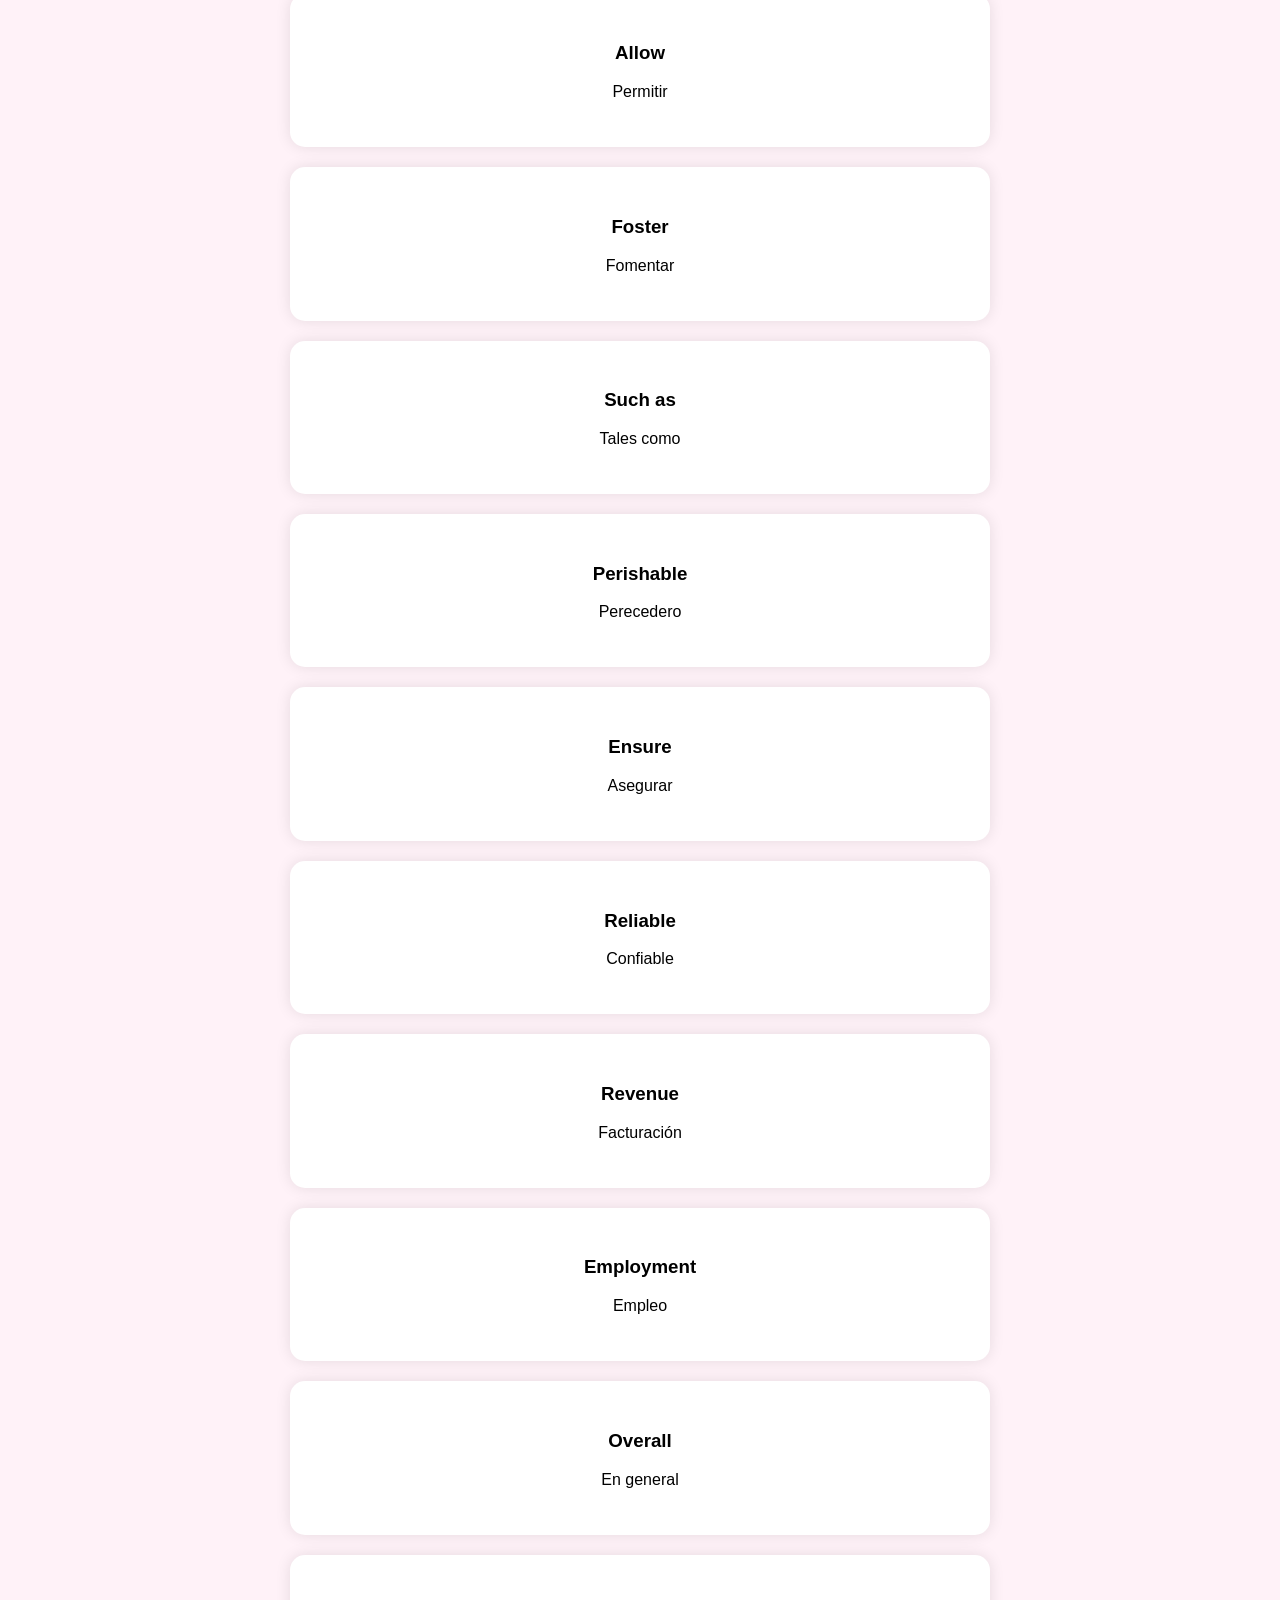
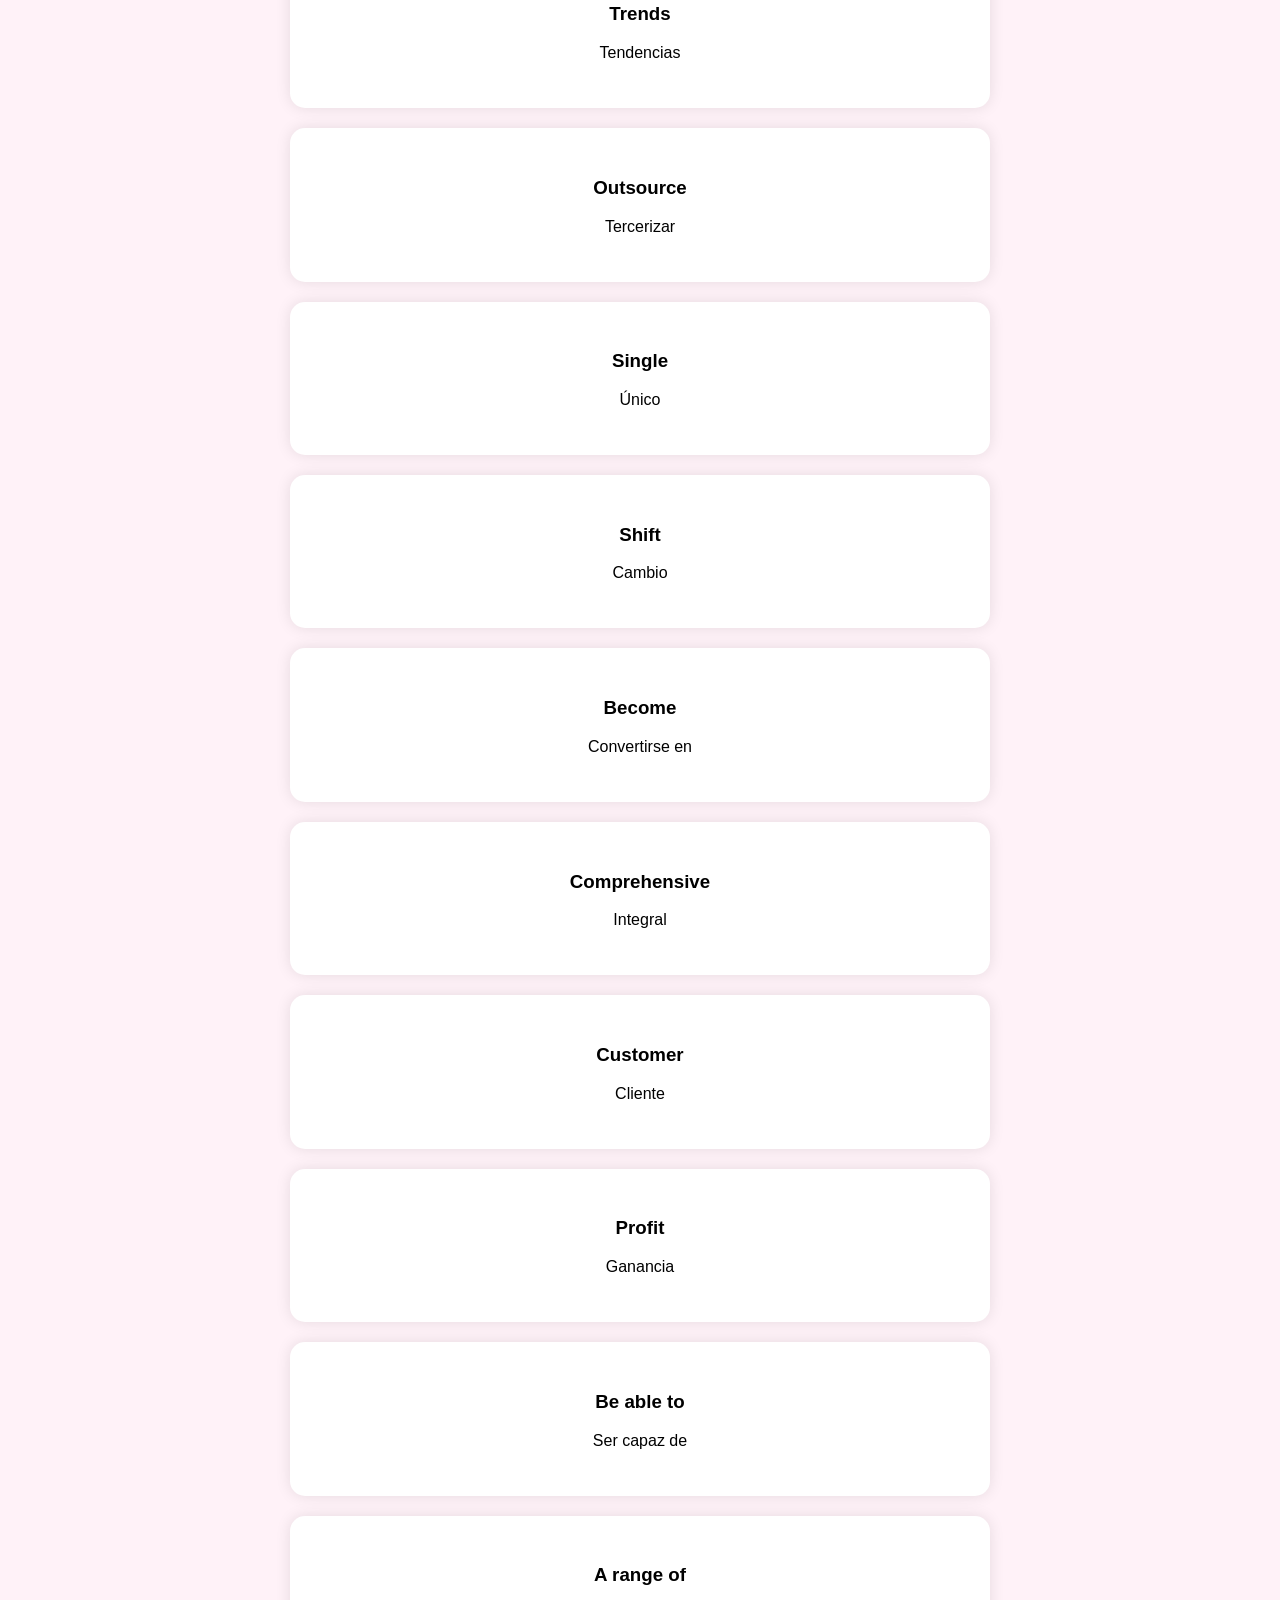
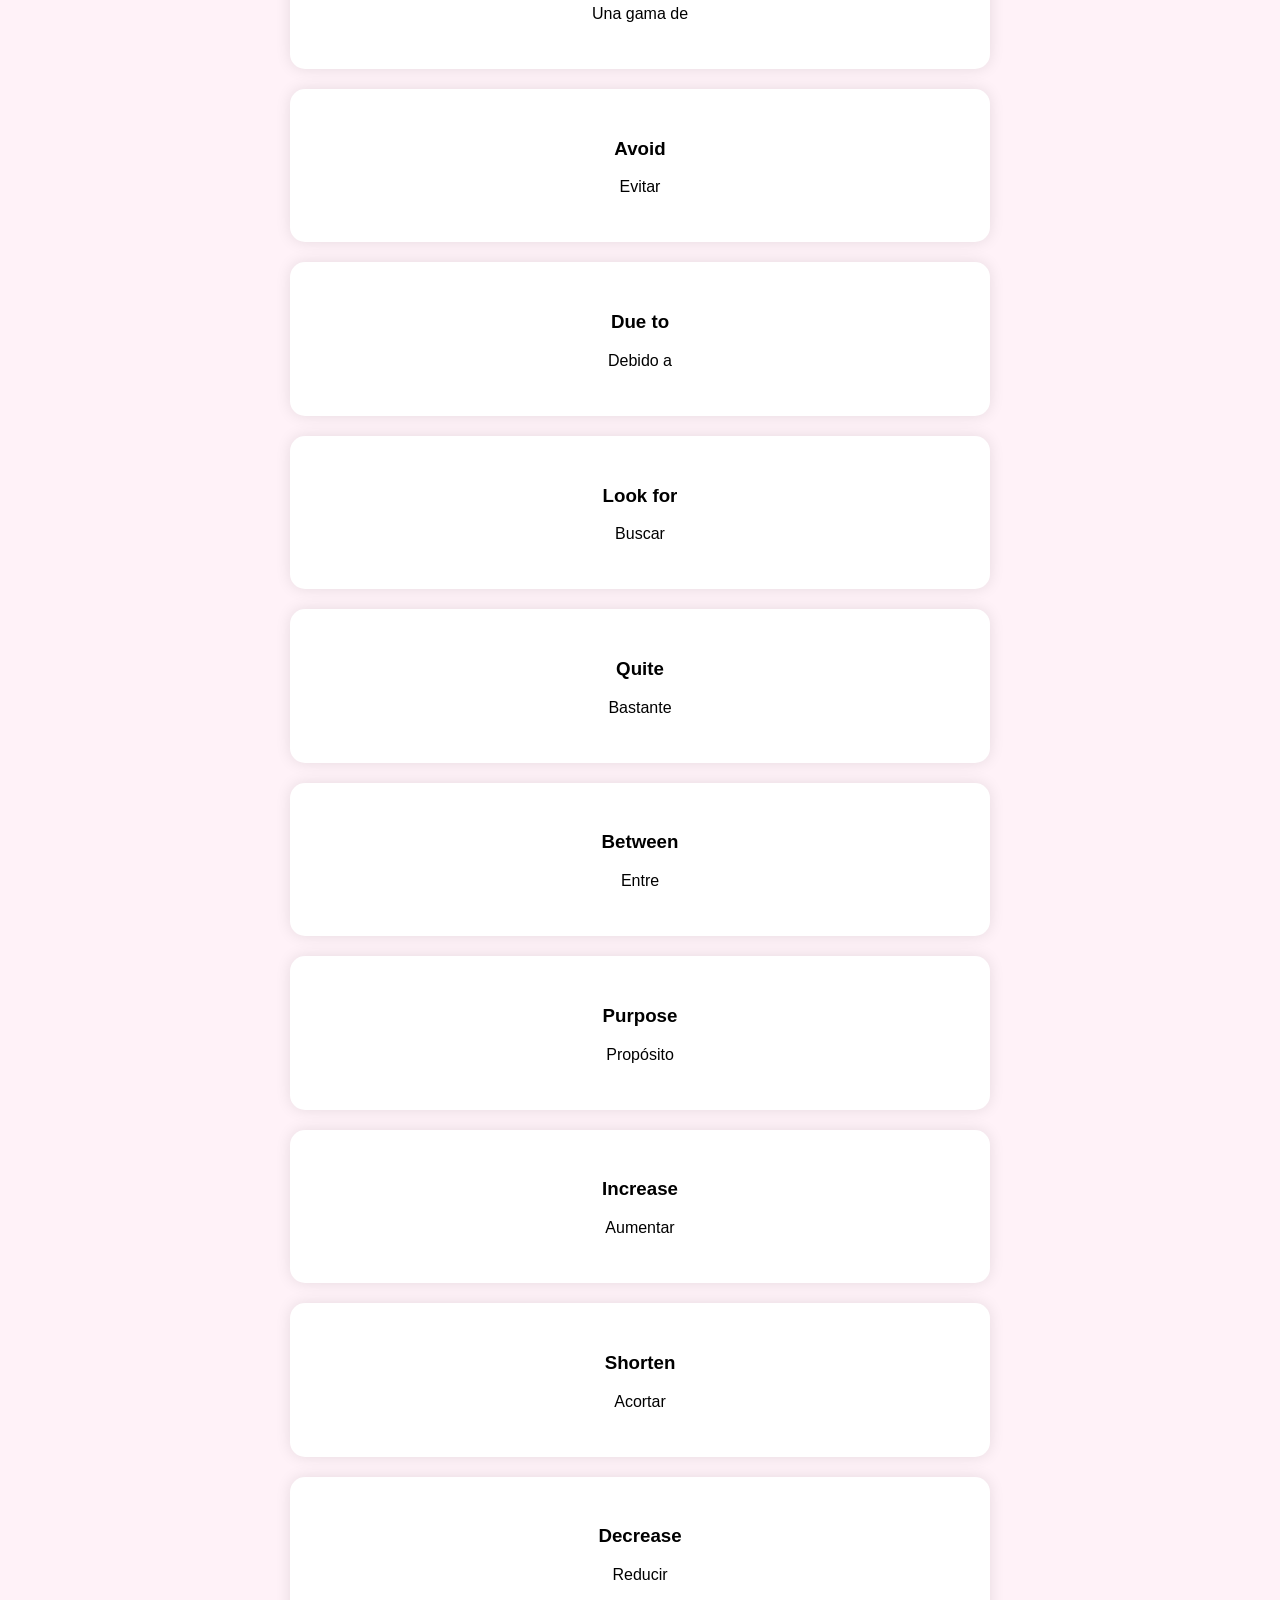
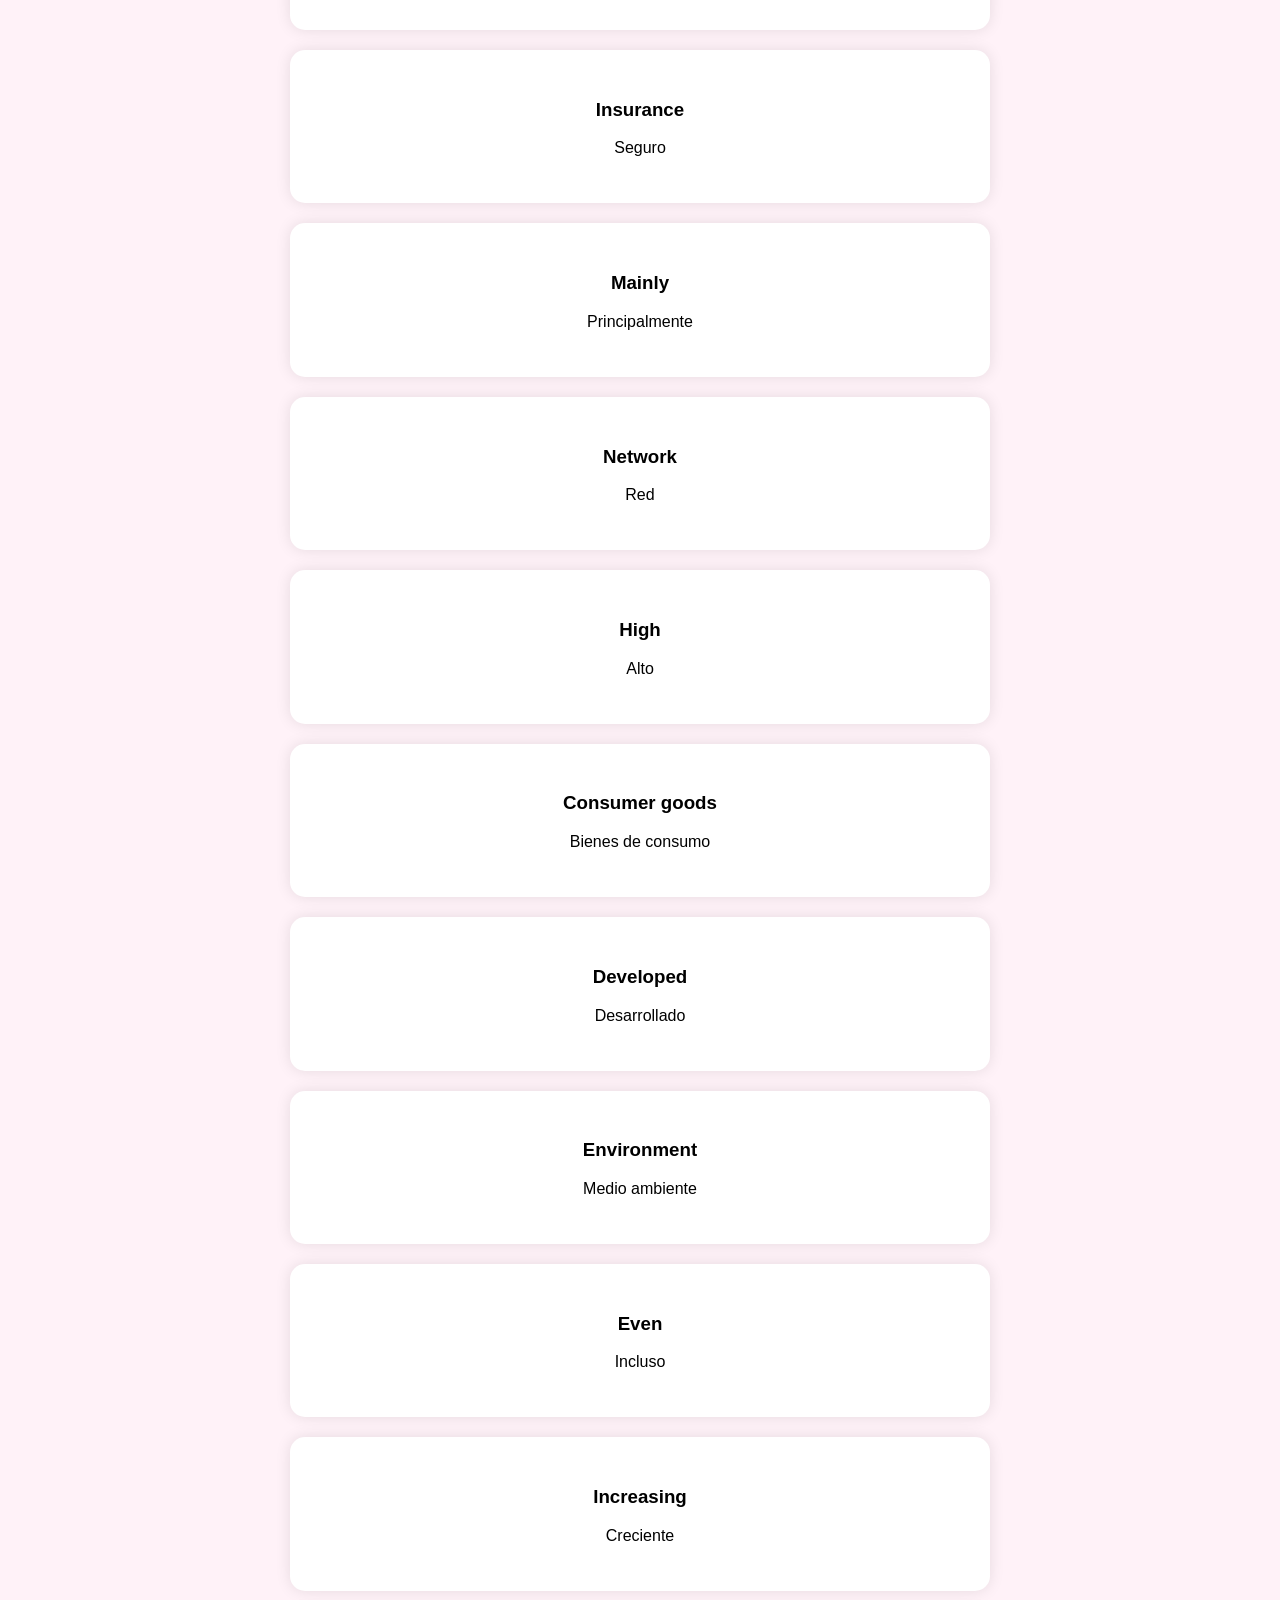
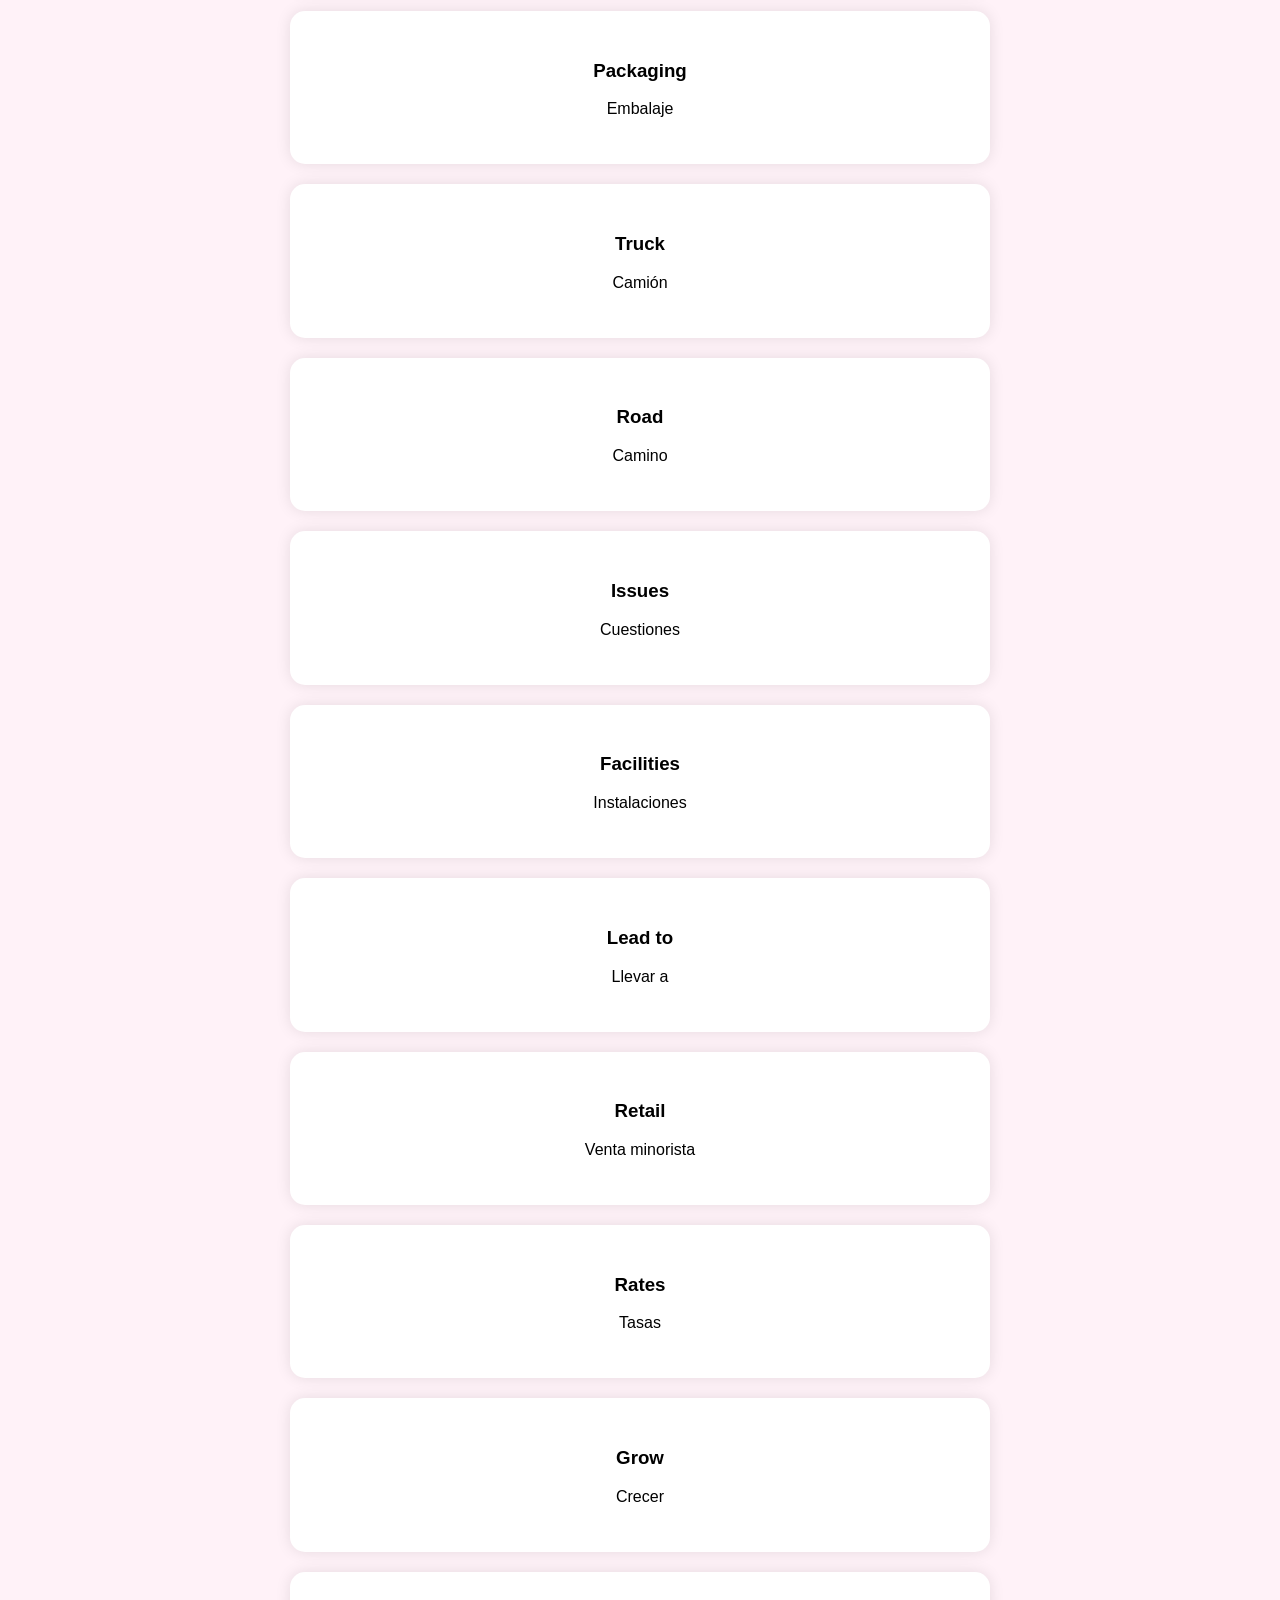
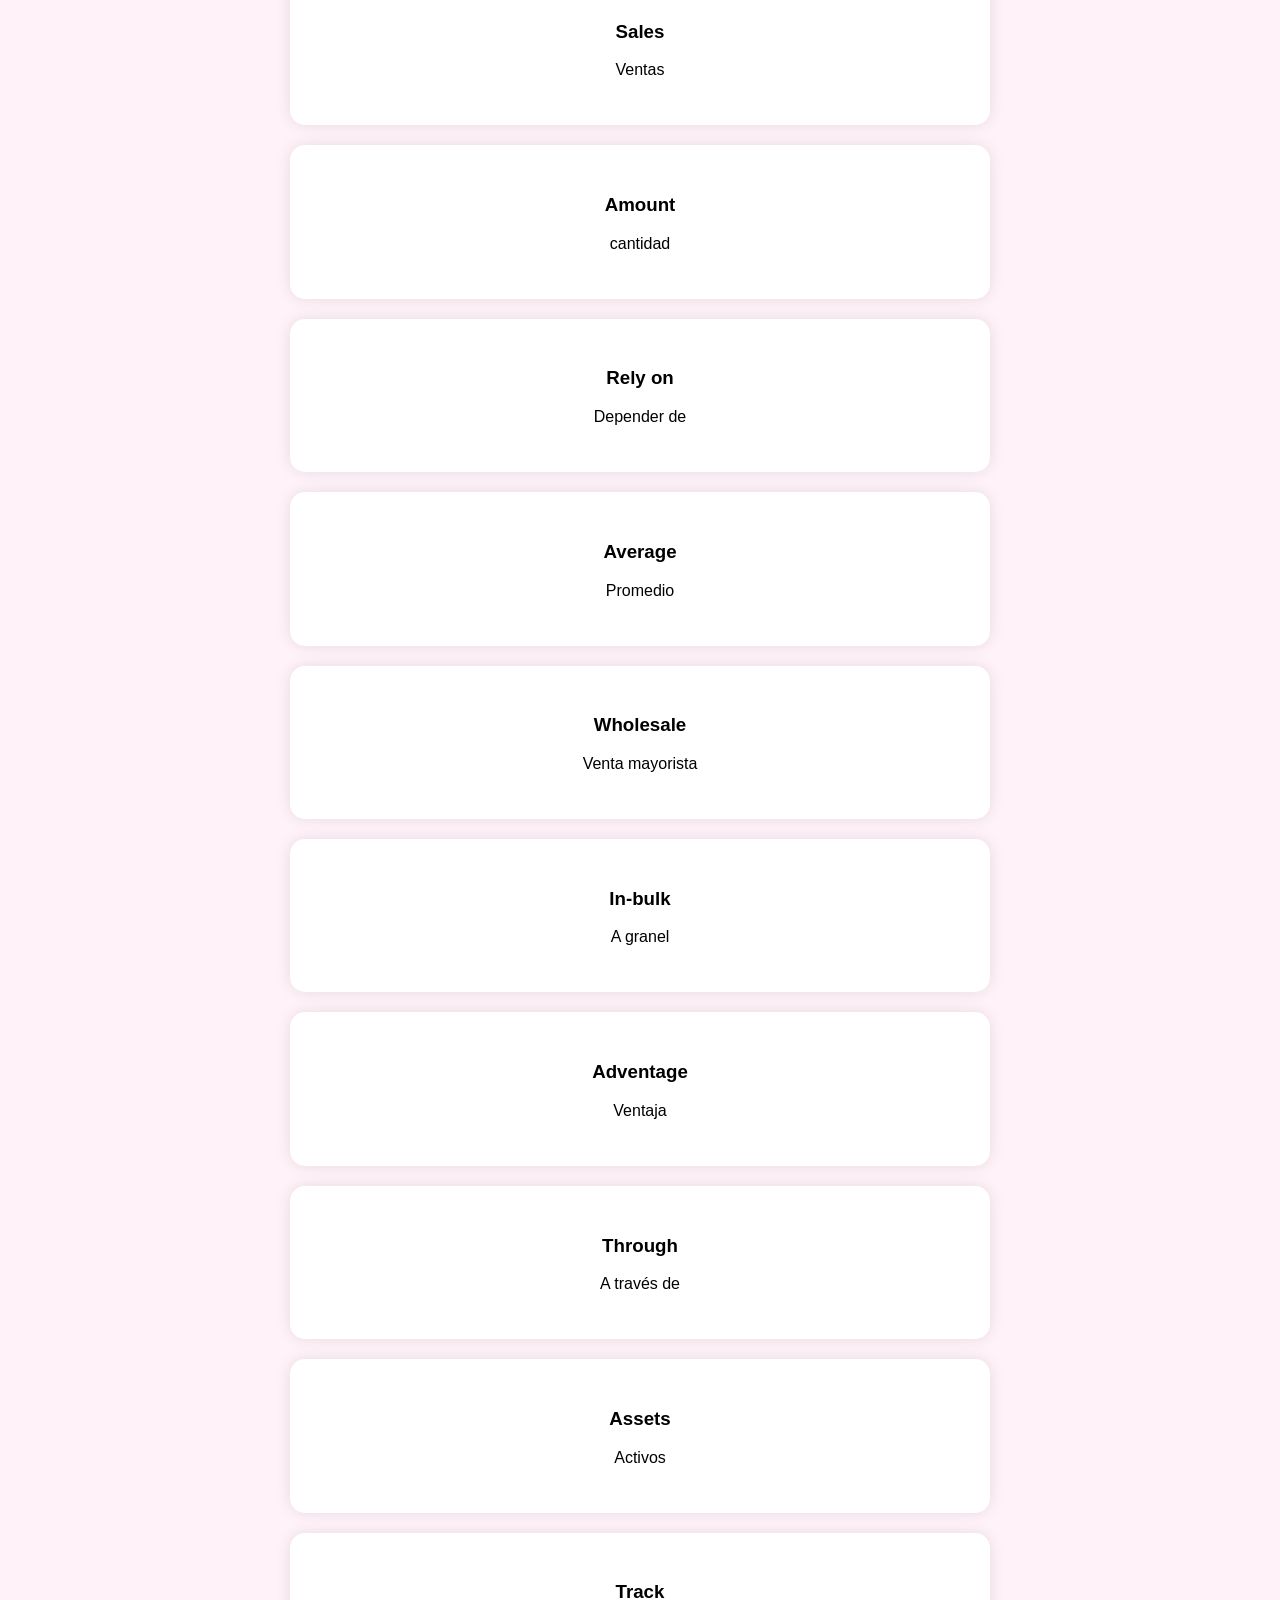
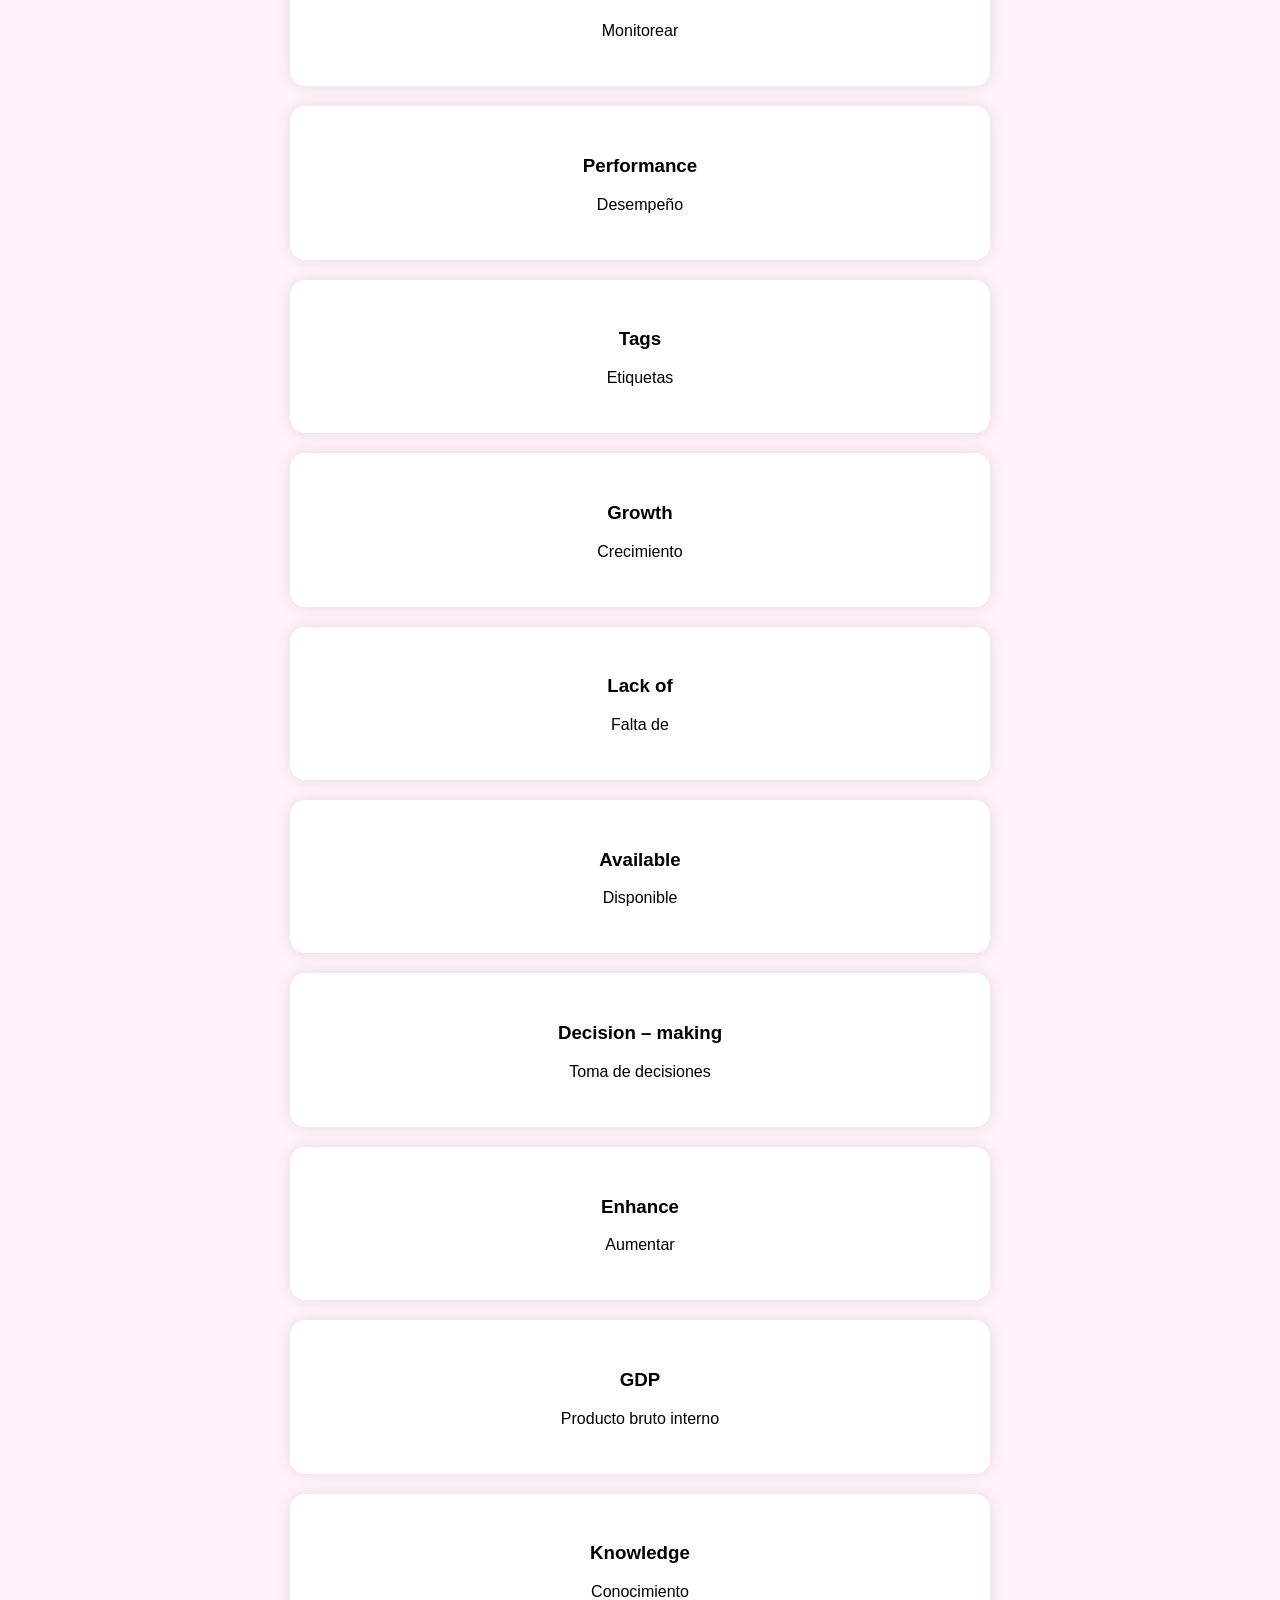
<file: vocabulario.html>
<!DOCTYPE html>
<html lang="es">
<head>
    <meta charset="UTF-8">
    <title>Vocabulario</title>
    <meta name="viewport" content="width=device-width, initial-scale=1.0">

    <link rel="stylesheet" href="static/style.css">
    <script defer src="js/vocabulario.js"></script>
</head>
<body>

<div class="container">

    <h1 class="vocabulary_title">📖 Vocabulario</h1>

    <div id="vocabulario-container"></div>

    <a class="btn" href="index.html">
        Volver al menú Principal
    </a>

</div>

</body>
</html>
</file>
<file: static/style.css>
body{
    font-family: Arial, sans-serif;
    background:#FFF2F8;
    margin:0;
}

body.index{
    background: #FFF2F8;
}

h1.title_index, h1.title_flashcard, h1.title_multiple_choice, h1.title_translate, h1.vocabulary_title, h1.phrases_title{
    font-family: 'Fantasy';
    color: #976290;
}

h2.title_multiple{
    font-family: 'Arial';
    font-size: 30px;
    color: #A4739E;
}

h3.vidas_restantes{
    font-family: 'Arial';
    font-size: 20px;
    color: #A4739E;
}

.container{
    max-width:700px;
    margin:auto;
    padding:30px;
    text-align:center;
}

h1{
    color:#2c3e50;
}

.card{
    background:white;
    padding:30px;
    border-radius:15px;
    box-shadow:0 0 15px rgba(0,0,0,.1);
    margin:20px 0;
}

a.btn{
    display:block;
    /*background:#3498db;*/
    background:#E4CEF0;
    color:#2c3e50;
    text-decoration:none;
    padding:15px;
    margin:10px auto;
    border-radius:10px;
    width:250px;
}

.siguiente_multiple{
    background:#E4CEF0;
    color:#2c3e50;
    padding:10px 20px;
    border-radius:5px;
    border:none;
    cursor:pointer;
}

button{
    padding:12px 20px;
    border:none;
    border-radius:10px;
    cursor:pointer;
}

.option{
    display:block;
    width:100%;
    margin:10px 0;
    background:#FEd1dE;
}

.btn_flashcard{
    background:#E4CEF0;
    color:#2c3e50;
    padding:15px 30px;
    border-radius:10px;
    border:none;
    cursor:pointer;
}

.btn_verificar{
    background:#E4CEF0;
    color:#2c3e50;
    padding:10px 20px;
    border-radius:5px;
    border:none;
    cursor:pointer;
}

p.resultado_multiple{
    font-size: 20px;
    color: #000000;
    margin-top: 20px;
}

p.english_flashcard, p.spanish_flashcard{
    font-size: 20px;
}

input{
    width:90%;
    padding:12px;
    border-radius:10px;
    border:1px solid #ccc;
}

footer {
    text-align: center;
    padding: 20px;
    background-color: #FFF8FF;
    margin-top: 20px;
}
</file>
